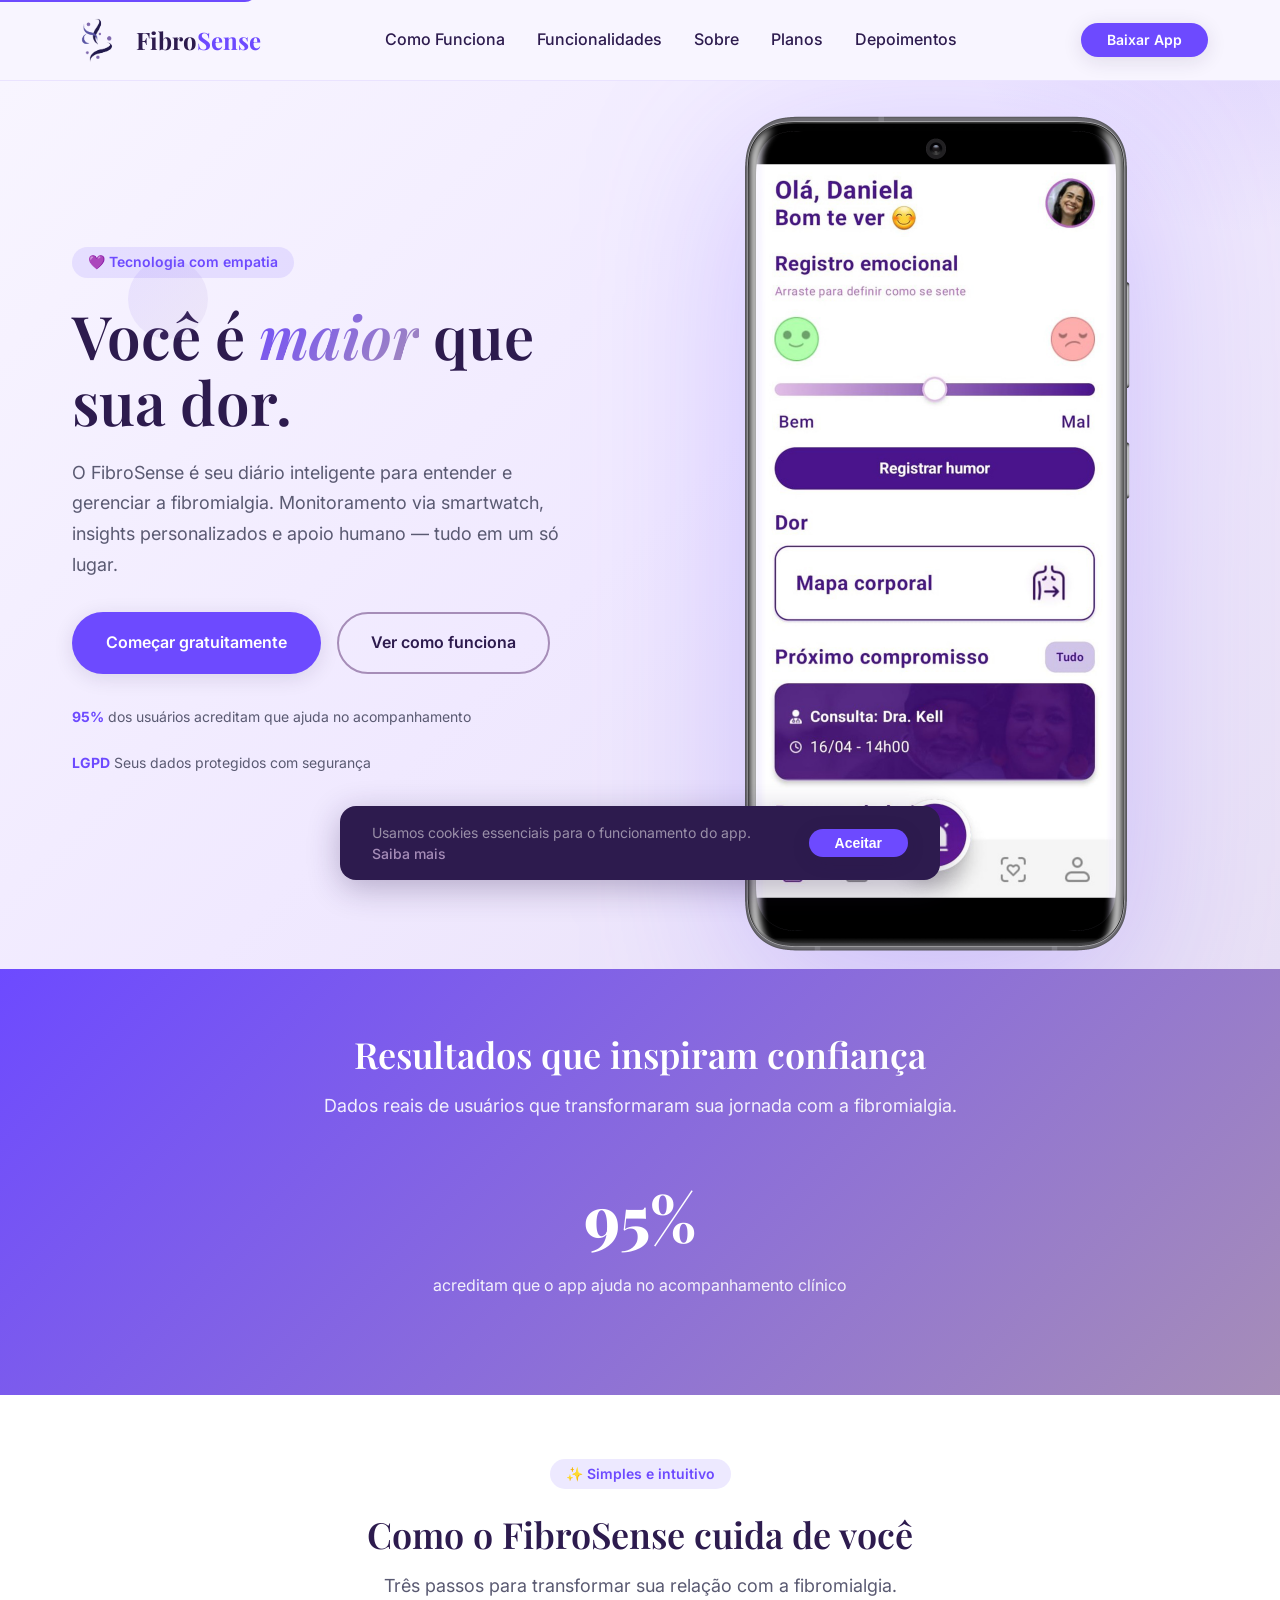
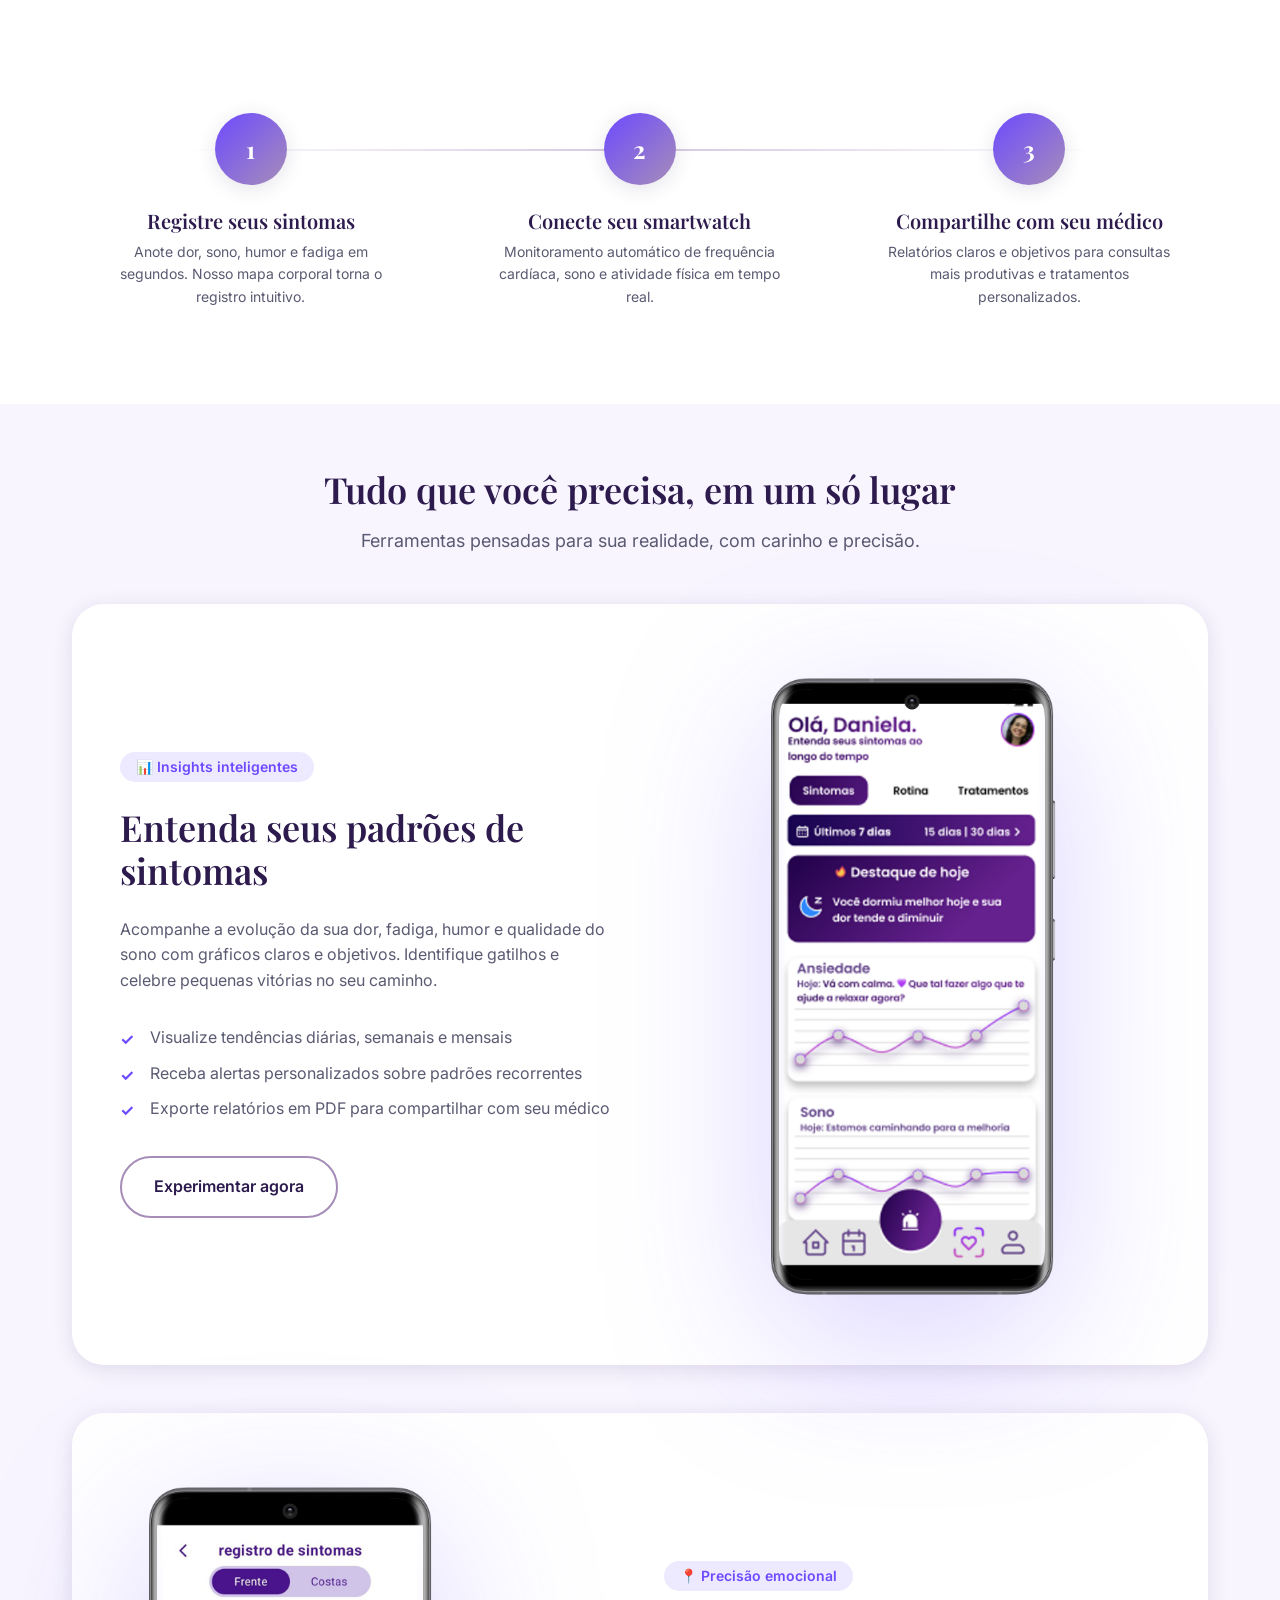
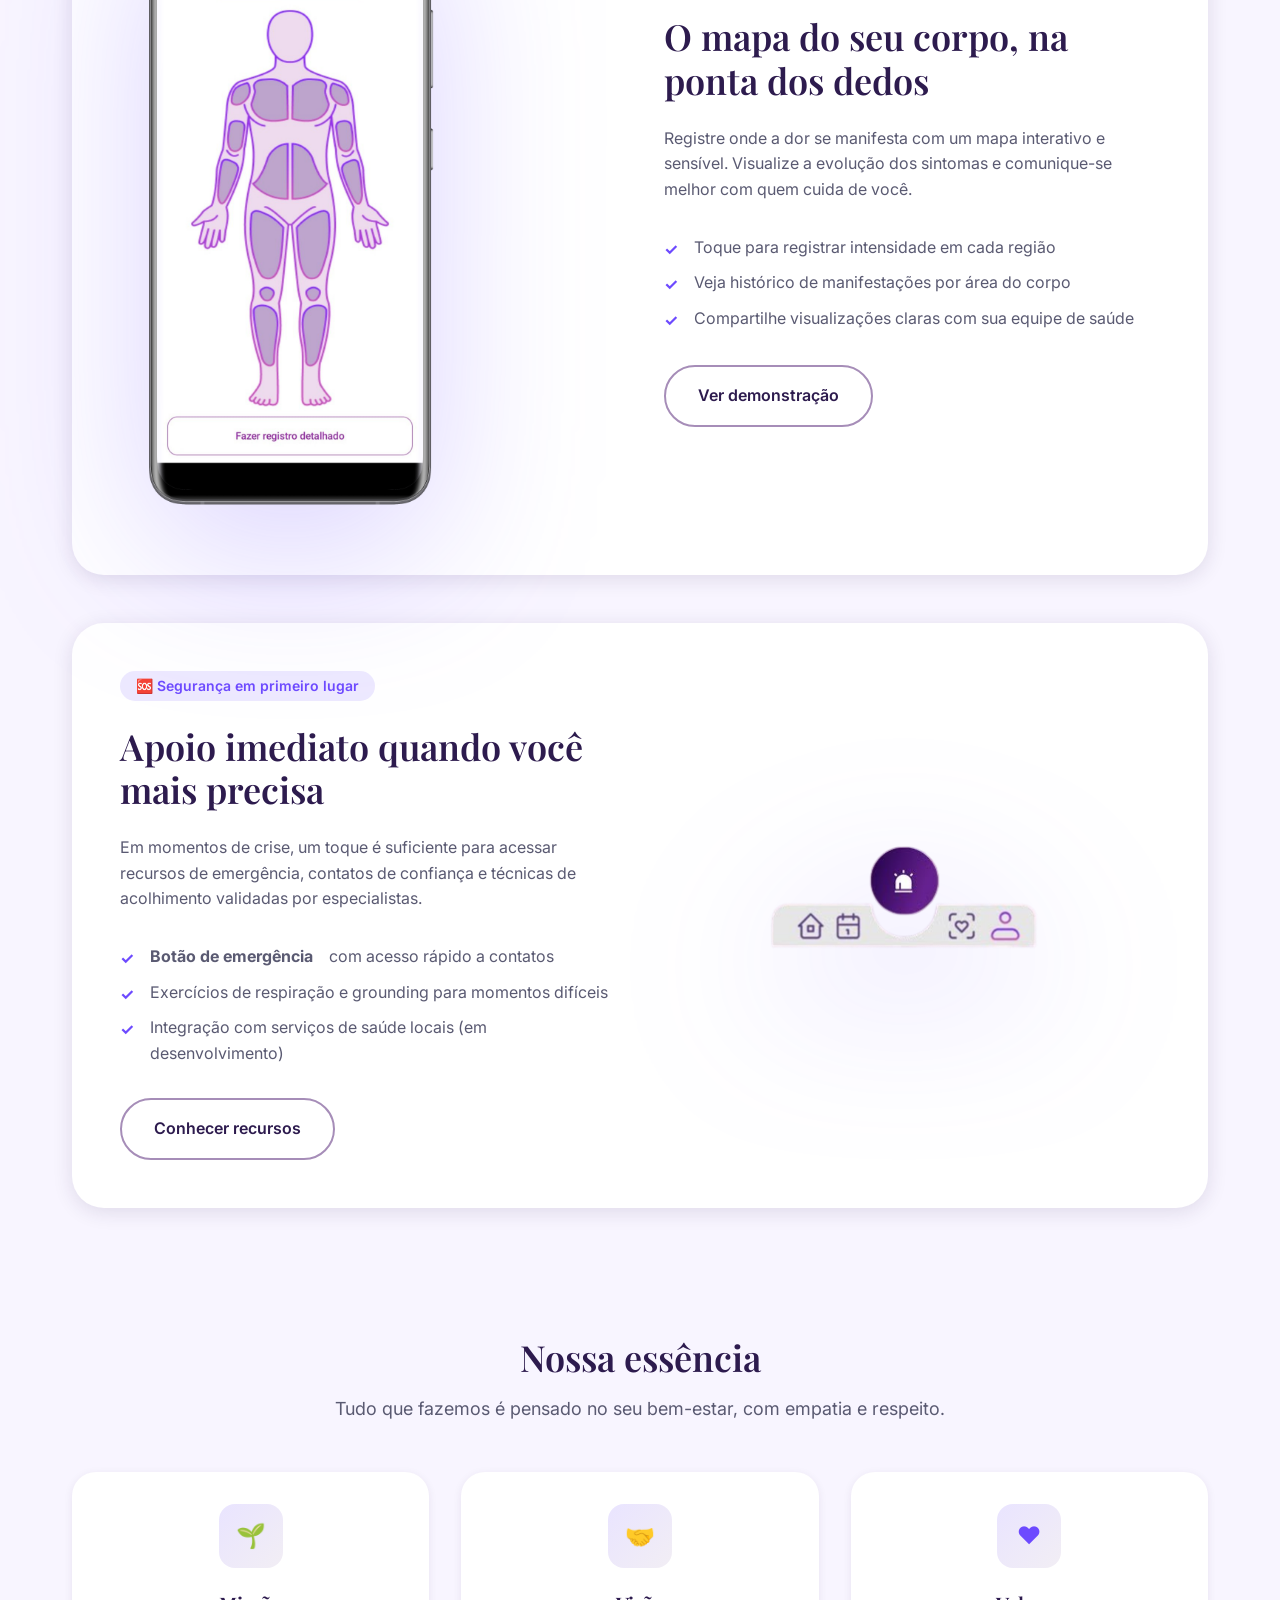
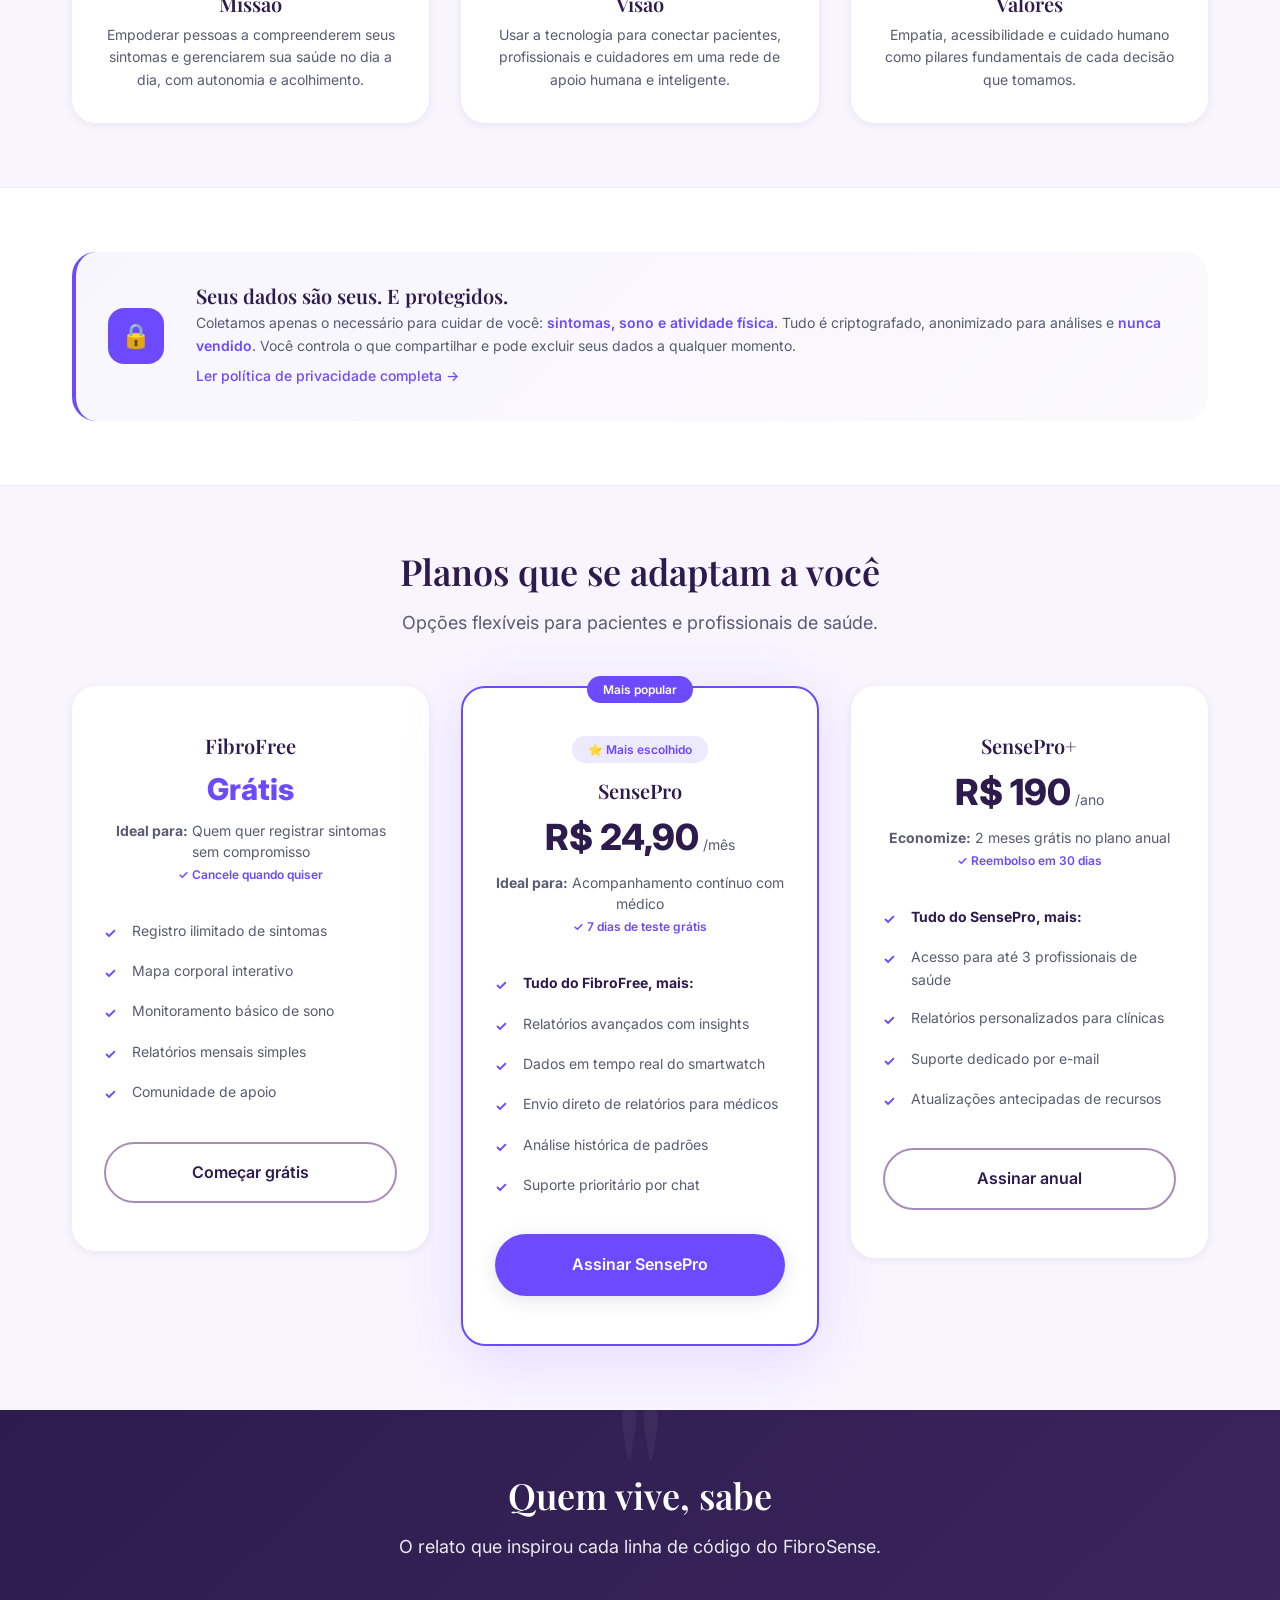
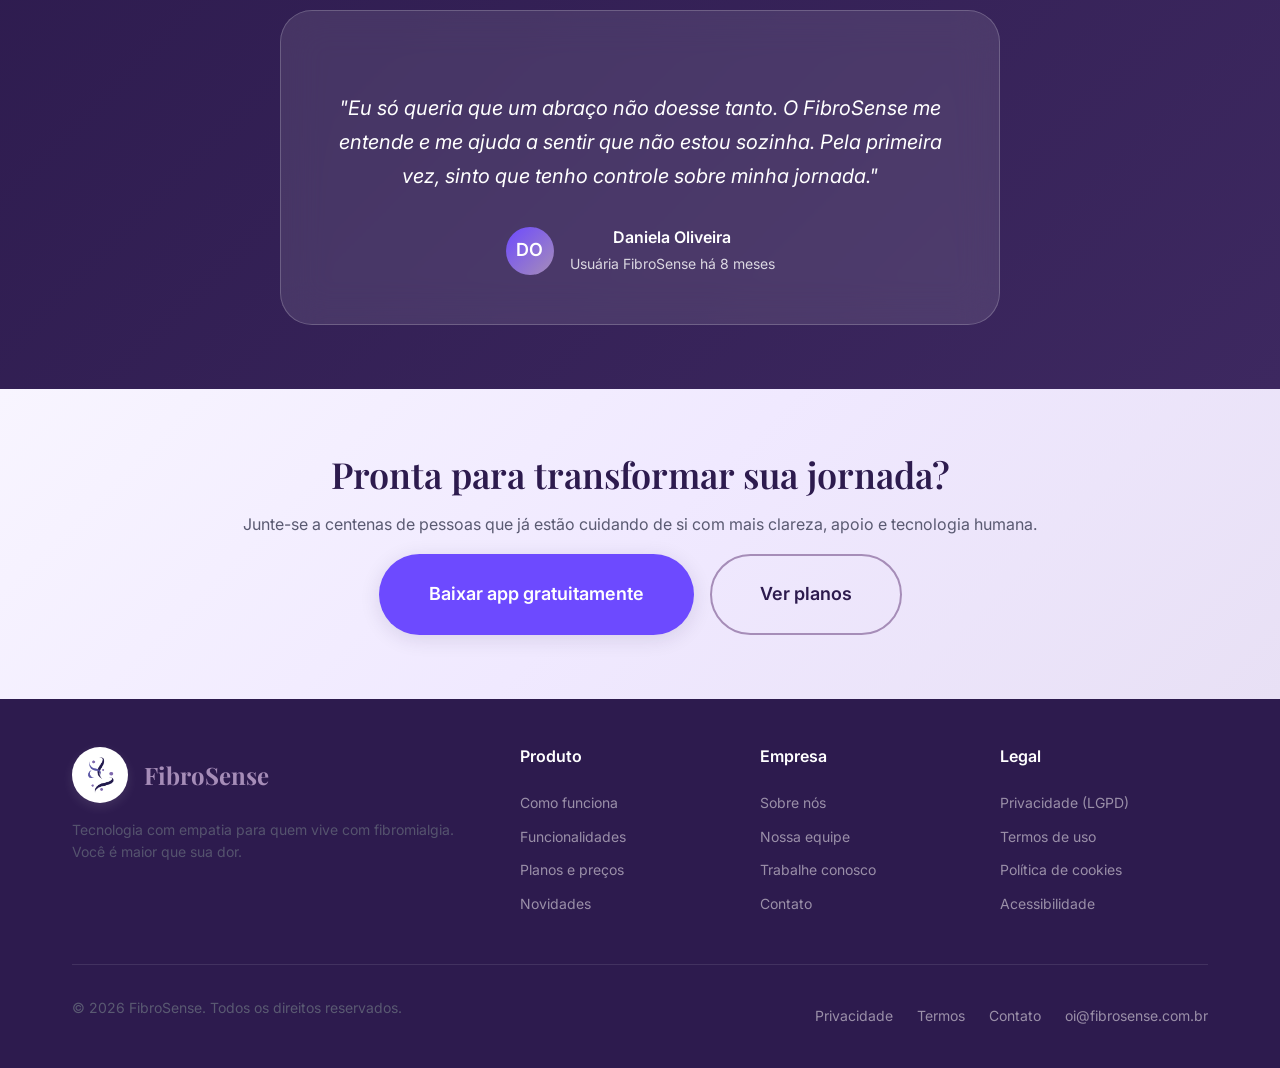
<file: index.html>
<!DOCTYPE html>
<html lang="pt-BR">
<head>
    <meta charset="UTF-8">
    <meta name="viewport" content="width=device-width, initial-scale=1.0">
    <meta name="description" content="FibroSense: seu diário inteligente para entender e gerenciar a fibromialgia com empatia e tecnologia.">
    
    <!-- Favicon -->
    <link rel="icon" type="image/png" sizes="32x32" href="assets/icons/favicon-32x32.png">
    <link rel="icon" type="image/png" sizes="16x16" href="assets/icons/favicon-16x16.png">
    <link rel="shortcut icon" href="assets/icons/favicon.ico">
    <link rel="apple-touch-icon" sizes="180x180" href="assets/icons/apple-touch-icon.png">
    <meta name="theme-color" content="#6D4AFF">
    
    <title>FibroSense | Você é maior que sua dor</title>
    
    <!-- Performance: Preconnect e DNS-prefetch -->
    <link rel="preconnect" href="https://fonts.googleapis.com">
    <link rel="preconnect" href="https://fonts.gstatic.com" crossorigin>
    <link rel="dns-prefetch" href="./assets">
    <link href="https://fonts.googleapis.com/css2?family=Inter:wght@300;400;500;600;700&family=Playfair+Display:ital,wght@0,400;0,600;1,400&display=swap" rel="stylesheet">
    
    <!-- Critical CSS inline para FCP rápido -->
    <style>
        .header,.hero,.btn,.logo{display:block}
        .btn-primary{background:#6D4AFF;color:#fff;padding:16px 32px;border-radius:9999px}
        .skip-link{position:absolute;top:-40px;left:0;background:#6D4AFF;color:#fff;padding:4px 8px;z-index:2000}
        .skip-link:focus{top:0;outline:3px solid #fff;outline-offset:-3px}
    </style>
    
    <!-- CSS Externo -->
    <link rel="stylesheet" href="css/styles.css">
</head>
<body>
    <!-- Skip Link para acessibilidade -->
    <a href="#main-content" class="skip-link">Pular para conteúdo principal</a>

    <!-- Cookie Banner (AGORA DENTRO DO BODY ✅) -->
<!-- Cookie Banner -->
<div id="cookie-banner" class="cookie-banner" hidden>
    <p>Usamos cookies essenciais para o funcionamento do app. <a href="privacidade.html#cookies">Saiba mais</a></p>
    <button class="btn btn-sm btn-primary" onclick="acceptCookies()">Aceitar</button>
</div>

    <header class="header" id="header">
        <div class="container nav-container">
            <a href="#" class="logo" aria-label="FibroSense - Página inicial">
                <img src="assets/logo_fibrosense.png" alt="FibroSense Logo" class="logo-img">
                <span class="logo-text">Fibro<span>Sense</span></span>
            </a>
            <nav>
                <ul class="nav-links" id="navLinks" role="navigation" aria-label="Menu principal">
                    <li><a href="#como-funciona">Como Funciona</a></li>
                    <li><a href="#funcionalidades">Funcionalidades</a></li>
                    <li><a href="#sobre">Sobre</a></li>
                    <li><a href="#planos">Planos</a></li>
                    <li><a href="#depoimento">Depoimentos</a></li>
                </ul>
            </nav>
            <div class="nav-actions">
                <a href="#planos" class="btn btn-primary btn-sm">Baixar App</a>
                <button class="menu-toggle" id="menuToggle" aria-label="Abrir menu" aria-expanded="false" aria-controls="navLinks">
                    <span></span><span></span><span></span>
                </button>
            </div>
        </div>
    </header>

    <main id="main-content">

        <!-- HERO -->
        <section class="hero" id="home" aria-labelledby="hero-title">
            <div class="floating-element"></div>
            <div class="floating-element"></div>
            <div class="container hero-grid">
                <div class="hero-content">
                    <span class="badge">💜 Tecnologia com empatia</span>
                    <h1 id="hero-title">Você é <span class="highlight">maior</span> que sua dor.</h1>
                    <p class="hero-lead">O FibroSense é seu diário inteligente para entender e gerenciar a fibromialgia. Monitoramento via smartwatch, insights personalizados e apoio humano — tudo em um só lugar.</p>
                    <div class="hero-cta">
                        <a href="#planos" class="btn btn-primary">Começar gratuitamente</a>
                        <a href="#como-funciona" class="btn btn-secondary">Ver como funciona</a>
                    </div>
                    <div class="hero-trust" role="status" aria-live="polite">
                        <div class="trust-badge"><strong>95%</strong><span>dos usuários acreditam que ajuda no acompanhamento</span></div>
                        <div class="trust-badge"><strong>LGPD</strong><span>Seus dados protegidos com segurança</span></div>
                    </div>
                </div>
                <div class="hero-mockup">
                    <div class="real-mockup">
                        <img src="assets/tela-home.png" alt="Tela inicial do aplicativo FibroSense" loading="lazy" decoding="async">
                    </div>
                </div>
            </div>
        </section>

        <!-- Botão de Emergência Flutuante (Mobile) -->
        <div class="emergency-cta" role="region" aria-label="Acesso rápido a emergência">
            <a href="#funcionalidades" class="btn btn-emergency" aria-label="Precisa de ajuda agora? Acesse recursos de emergência">
                <span class="pulse-icon" aria-hidden="true">🆘</span>
                Ajuda agora
            </a>
        </div>

        <!-- PROVA SOCIAL -->
        <section class="section social-proof" aria-labelledby="proof-title">
            <div class="container">
                <div class="section-header">
                    <h2 id="proof-title">Resultados que inspiram confiança</h2>
                    <p>Dados reais de usuários que transformaram sua jornada com a fibromialgia.</p>
                </div>
                <div class="proof-stats">
                    <div class="stat-item">
                        <span class="stat-number">95%</span>
                        <span class="stat-label">acreditam que o app ajuda no acompanhamento clínico</span>
                    </div>
                </div>
            </div>
        </section>

        <!-- COMO FUNCIONA -->
        <section class="section how-it-works" id="como-funciona" aria-labelledby="how-title">
            <div class="container">
                <div class="section-header">
                    <span class="badge">✨ Simples e intuitivo</span>
                    <h2 id="how-title">Como o FibroSense cuida de você</h2>
                    <p>Três passos para transformar sua relação com a fibromialgia.</p>
                </div>
                <div class="steps-grid">
                    <article class="step-card">
                        <div class="step-number">1</div>
                        <h3>Registre seus sintomas</h3>
                        <p>Anote dor, sono, humor e fadiga em segundos. Nosso mapa corporal torna o registro intuitivo.</p>
                    </article>
                    <article class="step-card">
                        <div class="step-number">2</div>
                        <h3>Conecte seu smartwatch</h3>
                        <p>Monitoramento automático de frequência cardíaca, sono e atividade física em tempo real.</p>
                    </article>
                    <article class="step-card">
                        <div class="step-number">3</div>
                        <h3>Compartilhe com seu médico</h3>
                        <p>Relatórios claros e objetivos para consultas mais produtivas e tratamentos personalizados.</p>
                    </article>
                </div>
            </div>
        </section>

        <!-- FUNCIONALIDADES -->
        <section class="section feature-section" id="funcionalidades" aria-labelledby="features-title">
            <div class="container">
                <div class="section-header">
                    <h2 id="features-title">Tudo que você precisa, em um só lugar</h2>
                    <p>Ferramentas pensadas para sua realidade, com carinho e precisão.</p>
                </div>

                <!-- Feature 1: Insights -->
                <div class="feature-grid">
                    <div class="feature-content">
                        <span class="badge">📊 Insights inteligentes</span>
                        <h2>Entenda seus padrões de sintomas</h2>
                        <p>Acompanhe a evolução da sua dor, fadiga, humor e qualidade do sono com gráficos claros e objetivos. Identifique gatilhos e celebre pequenas vitórias no seu caminho.</p>
                        <ul class="list-check feature-list">
                            <li>Visualize tendências diárias, semanais e mensais</li>
                            <li>Receba alertas personalizados sobre padrões recorrentes</li>
                            <li>Exporte relatórios em PDF para compartilhar com seu médico</li>
                        </ul>
                        <a href="#planos" class="btn btn-secondary">Experimentar agora</a>
                    </div>
                    <div class="feature-image">
                        <div class="real-mockup feature-mockup">
                            <img src="assets/tela-sintomas.png" alt="Dashboard de sintomas do FibroSense" loading="lazy" decoding="async">
                        </div>
                    </div>
                </div>

                <!-- Feature 2: Mapa corporal -->
                <div class="feature-grid reverse">
                    <div class="feature-content">
                        <span class="badge">📍 Precisão emocional</span>
                        <h2>O mapa do seu corpo, na ponta dos dedos</h2>
                        <p>Registre onde a dor se manifesta com um mapa interativo e sensível. Visualize a evolução dos sintomas e comunique-se melhor com quem cuida de você.</p>
                        <ul class="list-check feature-list">
                            <li>Toque para registrar intensidade em cada região</li>
                            <li>Veja histórico de manifestações por área do corpo</li>
                            <li>Compartilhe visualizações claras com sua equipe de saúde</li>
                        </ul>
                        <a href="#planos" class="btn btn-secondary">Ver demonstração</a>
                    </div>
                    <div class="feature-image">
                        <div class="real-mockup feature-mockup">
                            <img src="assets/tela-mapa.png" alt="Mapa corporal do FibroSense" loading="lazy" decoding="async">
                        </div>
                    </div>
                </div>

                <!-- Feature 3: Apoio com destaque para emergência -->
                <div class="feature-grid">
                    <div class="feature-content">
                        <span class="badge">🆘 Segurança em primeiro lugar</span>
                        <h2>Apoio imediato quando você mais precisa</h2>
                        <p>Em momentos de crise, um toque é suficiente para acessar recursos de emergência, contatos de confiança e técnicas de acolhimento validadas por especialistas.</p>
                        <ul class="list-check feature-list">
                            <li><strong>Botão de emergência</strong> com acesso rápido a contatos</li>
                            <li>Exercícios de respiração e grounding para momentos difíceis</li>
                            <li>Integração com serviços de saúde locais (em desenvolvimento)</li>
                        </ul>
                        <a href="#planos" class="btn btn-secondary">Conhecer recursos</a>
                    </div>
                    <div class="feature-image">
                        <div class="real-mockup feature-mockup">
                            <img src="assets/botao.png" alt="Interface de apoio emocional do FibroSense" loading="lazy" decoding="async">
                        </div>
                    </div>
                </div>

            </div>
        </section>

        <!-- SOBRE / MVV -->
        <section class="section" id="sobre" aria-labelledby="about-title">
            <div class="container">
                <div class="section-header">
                    <h2 id="about-title">Nossa essência</h2>
                    <p>Tudo que fazemos é pensado no seu bem-estar, com empatia e respeito.</p>
                </div>
                <div class="mvv-grid">
                    <article class="card mvv-card">
                        <div class="mvv-icon">🌱</div>
                        <h3>Missão</h3>
                        <p>Empoderar pessoas a compreenderem seus sintomas e gerenciarem sua saúde no dia a dia, com autonomia e acolhimento.</p>
                    </article>
                    <article class="card mvv-card">
                        <div class="mvv-icon">🤝</div>
                        <h3>Visão</h3>
                        <p>Usar a tecnologia para conectar pacientes, profissionais e cuidadores em uma rede de apoio humana e inteligente.</p>
                    </article>
                    <article class="card mvv-card">
                        <div class="mvv-icon">❤️</div>
                        <h3>Valores</h3>
                        <p>Empatia, acessibilidade e cuidado humano como pilares fundamentais de cada decisão que tomamos.</p>
                    </article>
                </div>
            </div>
        </section>

        <!-- LGPD & PRIVACIDADE -->
        <section class="section privacy-section" aria-labelledby="privacy-title">
            <div class="container">
                <div class="privacy-card">
                    <div class="privacy-icon" aria-hidden="true">🔒</div>
                    <div class="privacy-content">
                        <h3 id="privacy-title">Seus dados são seus. E protegidos.</h3>
                        <p>Coletamos apenas o necessário para cuidar de você: <strong>sintomas, sono e atividade física</strong>. Tudo é criptografado, anonimizado para análises e <strong>nunca vendido</strong>. Você controla o que compartilhar e pode excluir seus dados a qualquer momento.</p>
                        <!-- ✅ LINK CORRIGIDO: sem barra inicial, com .html -->
                        <a href="privacidade.html" class="privacy-link">Ler política de privacidade completa</a>
                    </div>
                </div>
            </div>
        </section>

        <!-- PLANOS -->
        <section class="section" id="planos" aria-labelledby="pricing-title">
            <div class="container">
                <div class="section-header">
                    <h2 id="pricing-title">Planos que se adaptam a você</h2>
                    <p>Opções flexíveis para pacientes e profissionais de saúde.</p>
                </div>
                <div class="pricing-grid">
                    <article class="card plan-card">
                        <h3 class="plan-name">FibroFree</h3>
                        <div class="plan-price"><span class="amount free">Grátis</span></div>
                        <p class="plan-description">
                            <strong>Ideal para:</strong> Quem quer registrar sintomas sem compromisso
                            <span class="plan-guarantee">✓ Cancele quando quiser</span>
                        </p>
                        <ul class="list-check plan-features">
                            <li>Registro ilimitado de sintomas</li>
                            <li>Mapa corporal interativo</li>
                            <li>Monitoramento básico de sono</li>
                            <li>Relatórios mensais simples</li>
                            <li>Comunidade de apoio</li>
                        </ul>
                        <div class="plan-cta"><a href="#" class="btn btn-secondary btn-full">Começar grátis</a></div>
                    </article>
                    <article class="card plan-card card-featured">
                        <span class="comparison-badge">⭐ Mais escolhido</span>
                        <h3 class="plan-name">SensePro</h3>
                        <div class="plan-price"><span class="amount">R$ 24,90</span><span class="period">/mês</span></div>
                        <p class="plan-description">
                            <strong>Ideal para:</strong> Acompanhamento contínuo com médico
                            <span class="plan-guarantee">✓ 7 dias de teste grátis</span>
                        </p>
                        <ul class="list-check plan-features">
                            <li><strong>Tudo do FibroFree, mais:</strong></li>
                            <li>Relatórios avançados com insights</li>
                            <li>Dados em tempo real do smartwatch</li>
                            <li>Envio direto de relatórios para médicos</li>
                            <li>Análise histórica de padrões</li>
                            <li>Suporte prioritário por chat</li>
                        </ul>
                        <div class="plan-cta"><a href="#" class="btn btn-primary btn-full">Assinar SensePro</a></div>
                    </article>
                    <article class="card plan-card">
                        <h3 class="plan-name">SensePro+</h3>
                        <div class="plan-price"><span class="amount">R$ 190</span><span class="period">/ano</span></div>
                        <p class="plan-description">
                            <strong>Economize:</strong> 2 meses grátis no plano anual
                            <span class="plan-guarantee">✓ Reembolso em 30 dias</span>
                        </p>
                        <ul class="list-check plan-features">
                            <li><strong>Tudo do SensePro, mais:</strong></li>
                            <li>Acesso para até 3 profissionais de saúde</li>
                            <li>Relatórios personalizados para clínicas</li>
                            <li>Suporte dedicado por e-mail</li>
                            <li>Atualizações antecipadas de recursos</li>
                        </ul>
                        <div class="plan-cta"><a href="#" class="btn btn-secondary btn-full">Assinar anual</a></div>
                    </article>
                </div>
            </div>
        </section>

        <!-- DEPOIMENTO -->
        <section class="section testimonial-section" id="depoimento" aria-labelledby="testimonial-title">
            <div class="container">
                <div class="section-header">
                    <h2 id="testimonial-title">Quem vive, sabe</h2>
                    <p>O relato que inspirou cada linha de código do FibroSense.</p>
                </div>
                <blockquote class="testimonial-card">
                    <p class="testimonial-quote">"Eu só queria que um abraço não doesse tanto. O FibroSense me entende e me ajuda a sentir que não estou sozinha. Pela primeira vez, sinto que tenho controle sobre minha jornada."</p>
                    <footer class="testimonial-author">
                        <div class="author-avatar" aria-hidden="true">DO</div>
                        <div class="author-info">
                            <strong>Daniela Oliveira</strong>
                            <span>Usuária FibroSense há 8 meses</span>
                        </div>
                    </footer>
                </blockquote>
            </div>
        </section>

        <!-- CTA FINAL -->
        <section class="cta-final" aria-labelledby="cta-title">
            <div class="container">
                <h2 id="cta-title">Pronta para transformar sua jornada?</h2>
                <p>Junte-se a centenas de pessoas que já estão cuidando de si com mais clareza, apoio e tecnologia humana.</p>
                <div class="cta-buttons">
                    <a href="#" class="btn btn-primary btn-lg">Baixar app gratuitamente</a>
                    <a href="#planos" class="btn btn-secondary btn-lg">Ver planos</a>
                </div>
            </div>
        </section>

    </main>

    <!-- FOOTER -->
    <footer class="footer" role="contentinfo">
        <div class="container">
            <div class="footer-grid">
                <div class="footer-brand">
                    <a href="#" class="logo footer-logo" aria-label="FibroSense - Página inicial">
                        <img src="assets/logo_fibrosense.png" alt="FibroSense Logo" class="logo-img footer-logo-img">
                        <span class="logo-text">Fibro<span>Sense</span></span>
                    </a>
                    <p>Tecnologia com empatia para quem vive com fibromialgia. Você é maior que sua dor.</p>
                </div>
                <div class="footer-column">
                    <h4>Produto</h4>
                    <ul>
                        <li><a href="#como-funciona">Como funciona</a></li>
                        <li><a href="#funcionalidades">Funcionalidades</a></li>
                        <li><a href="#planos">Planos e preços</a></li>
                        <li><a href="atualizacoes.html">Novidades</a></li>
                    </ul>
                </div>
                <div class="footer-column">
                    <h4>Empresa</h4>
                    <ul>
                        <li><a href="#sobre">Sobre nós</a></li>
                        <li><a href="equipe.html">Nossa equipe</a></li>
                        <li><a href="carreiras.html">Trabalhe conosco</a></li>
                        <li><a href="#contato">Contato</a></li>
                    </ul>
                </div>
                <div class="footer-column">
                    <h4>Legal</h4>
                    <ul>
                        <!-- ✅ LINKS CORRIGIDOS: sem barra inicial, com .html -->
                        <li><a href="privacidade.html" aria-label="Política de Privacidade - LGPD">Privacidade (LGPD)</a></li>
                        <li><a href="termos.html">Termos de uso</a></li>
                        <li><a href="privacidade.html#cookies">Política de cookies</a></li>
                        <li><a href="acessibilidade.html">Acessibilidade</a></li>
                    </ul>
                </div>
            </div>
            <div class="footer-bottom">
                <p>&copy; 2026 FibroSense. Todos os direitos reservados.</p>
                <nav class="footer-legal" aria-label="Links legais">
                    <!-- ✅ LINKS CORRIGIDOS -->
                    <a href="privacidade.html">Privacidade</a>
                    <a href="termos.html">Termos</a>
                    <a href="#contato">Contato</a>
                    <a href="mailto:oi@fibrosense.com.br">oi@fibrosense.com.br</a>
                </nav>
            </div>
        </div>
    </footer>

    <!-- JavaScript Externo -->
    <script src="js/main.js" defer></script>
</body>
</html>
</file>
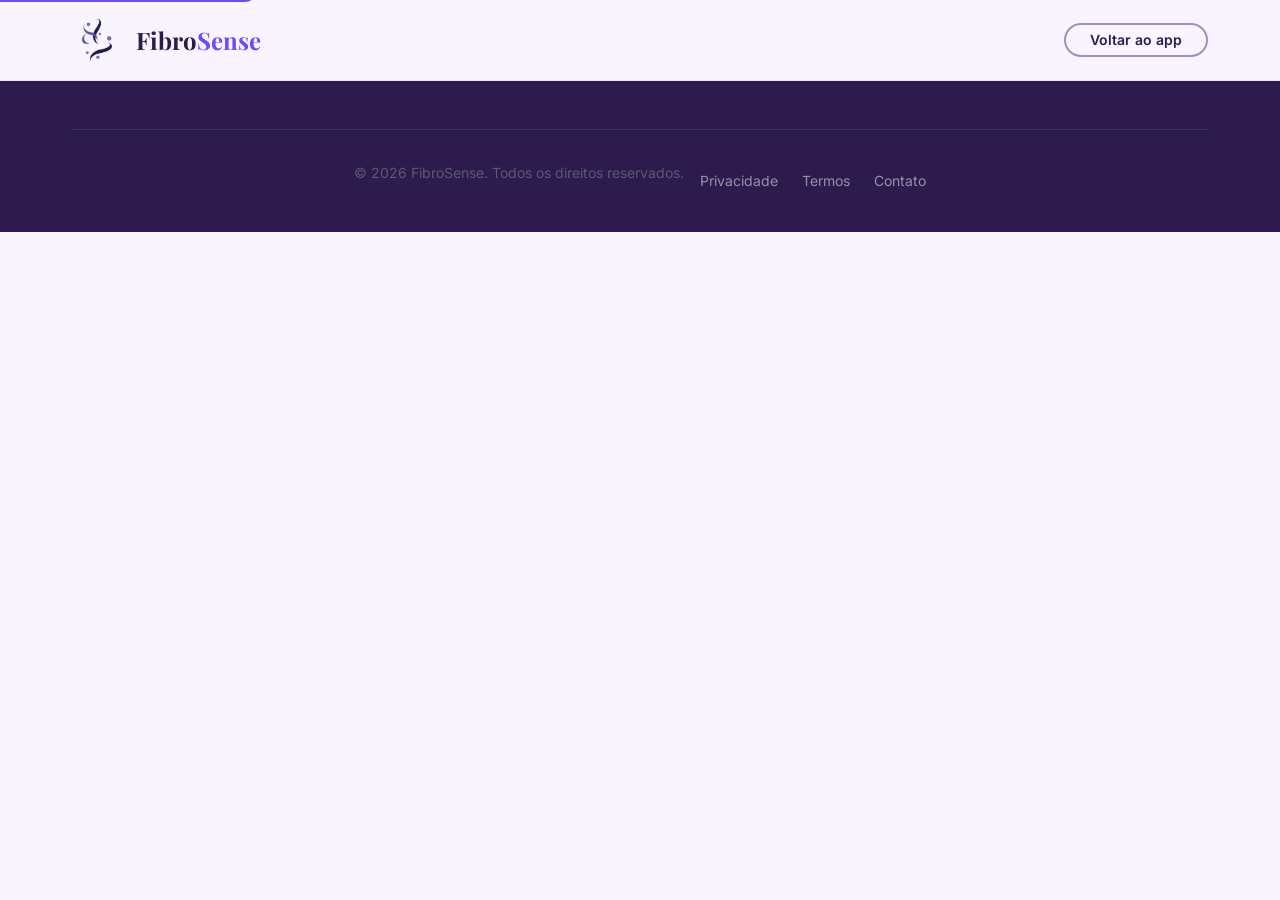
<file: acessibilidade.html>
<!DOCTYPE html>
<html lang="pt-BR">
<head>
    <meta charset="UTF-8">
    <meta name="viewport" content="width=device-width, initial-scale=1.0">
    <meta name="description" content="[DESCRIÇÃO DA PÁGINA]">
    <link rel="icon" type="image/png" sizes="16x16" href="./assets/icons/favicon-16x16.png">
    <title>[TÍTULO] | FibroSense</title>
    
    <!-- Fonts e Critical CSS (manter igual) -->
    <link rel="preconnect" href="https://fonts.googleapis.com">
    <link rel="preconnect" href="https://fonts.gstatic.com" crossorigin>
    <link href="https://fonts.googleapis.com/css2?family=Inter:wght@300;400;500;600;700&family=Playfair+Display:ital,wght@0,400;0,600;1,400&display=swap" rel="stylesheet">
    
    <style>
        .header,.btn,.logo{display:block}
        .btn-primary{background:#6D4AFF;color:#fff;padding:16px 32px;border-radius:9999px}
        .skip-link{position:absolute;top:-40px;left:0;background:#6D4AFF;color:#fff;padding:4px 8px;z-index:2000}
        .skip-link:focus{top:0;outline:3px solid #fff;outline-offset:-3px}
    </style>
    
    <!-- CSS compartilhado -->
    <link rel="stylesheet" href="css/styles.css">
    
    <!-- CSS específico da página (se necessário) -->
    <style>
        /* Estilos exclusivos desta página */
    </style>
</head>
<body>
    <a href="#main-content" class="skip-link">Pular para conteúdo principal</a>

    <!-- Header consistente -->
    <header class="header" id="header">
        <div class="container nav-container">
            <a href="index.html" class="logo" aria-label="FibroSense - Página inicial">
                <img src="./assets/logo_fibrosense.png" alt="FibroSense Logo" class="logo-img">
                <span class="logo-text">Fibro<span>Sense</span></span>
            </a>
            <nav>
                <a href="index.html" class="btn btn-secondary btn-sm">Voltar ao app</a>
            </nav>
        </div>
    </header>

    <main id="main-content" class="legal-page">
        <article class="container">
            <!-- Conteúdo da página aqui -->
        </article>
    </main>

    <!-- Footer consistente -->
    <footer class="footer" role="contentinfo">
        <div class="container">
            <div class="footer-bottom" style="justify-content: center; border-top: 1px solid rgba(255,255,255,0.1); padding-top: var(--space-lg);">
                <p>&copy; 2026 FibroSense. Todos os direitos reservados.</p>
                <nav class="footer-legal" aria-label="Links legais">
                    <a href="privacidade.html">Privacidade</a>
                    <a href="termos.html">Termos</a>
                    <a href="index.html#contato">Contato</a>
                </nav>
            </div>
        </div>
    </footer>

    <script src="js/main.js" defer></script>
</body>
</html>
</file>
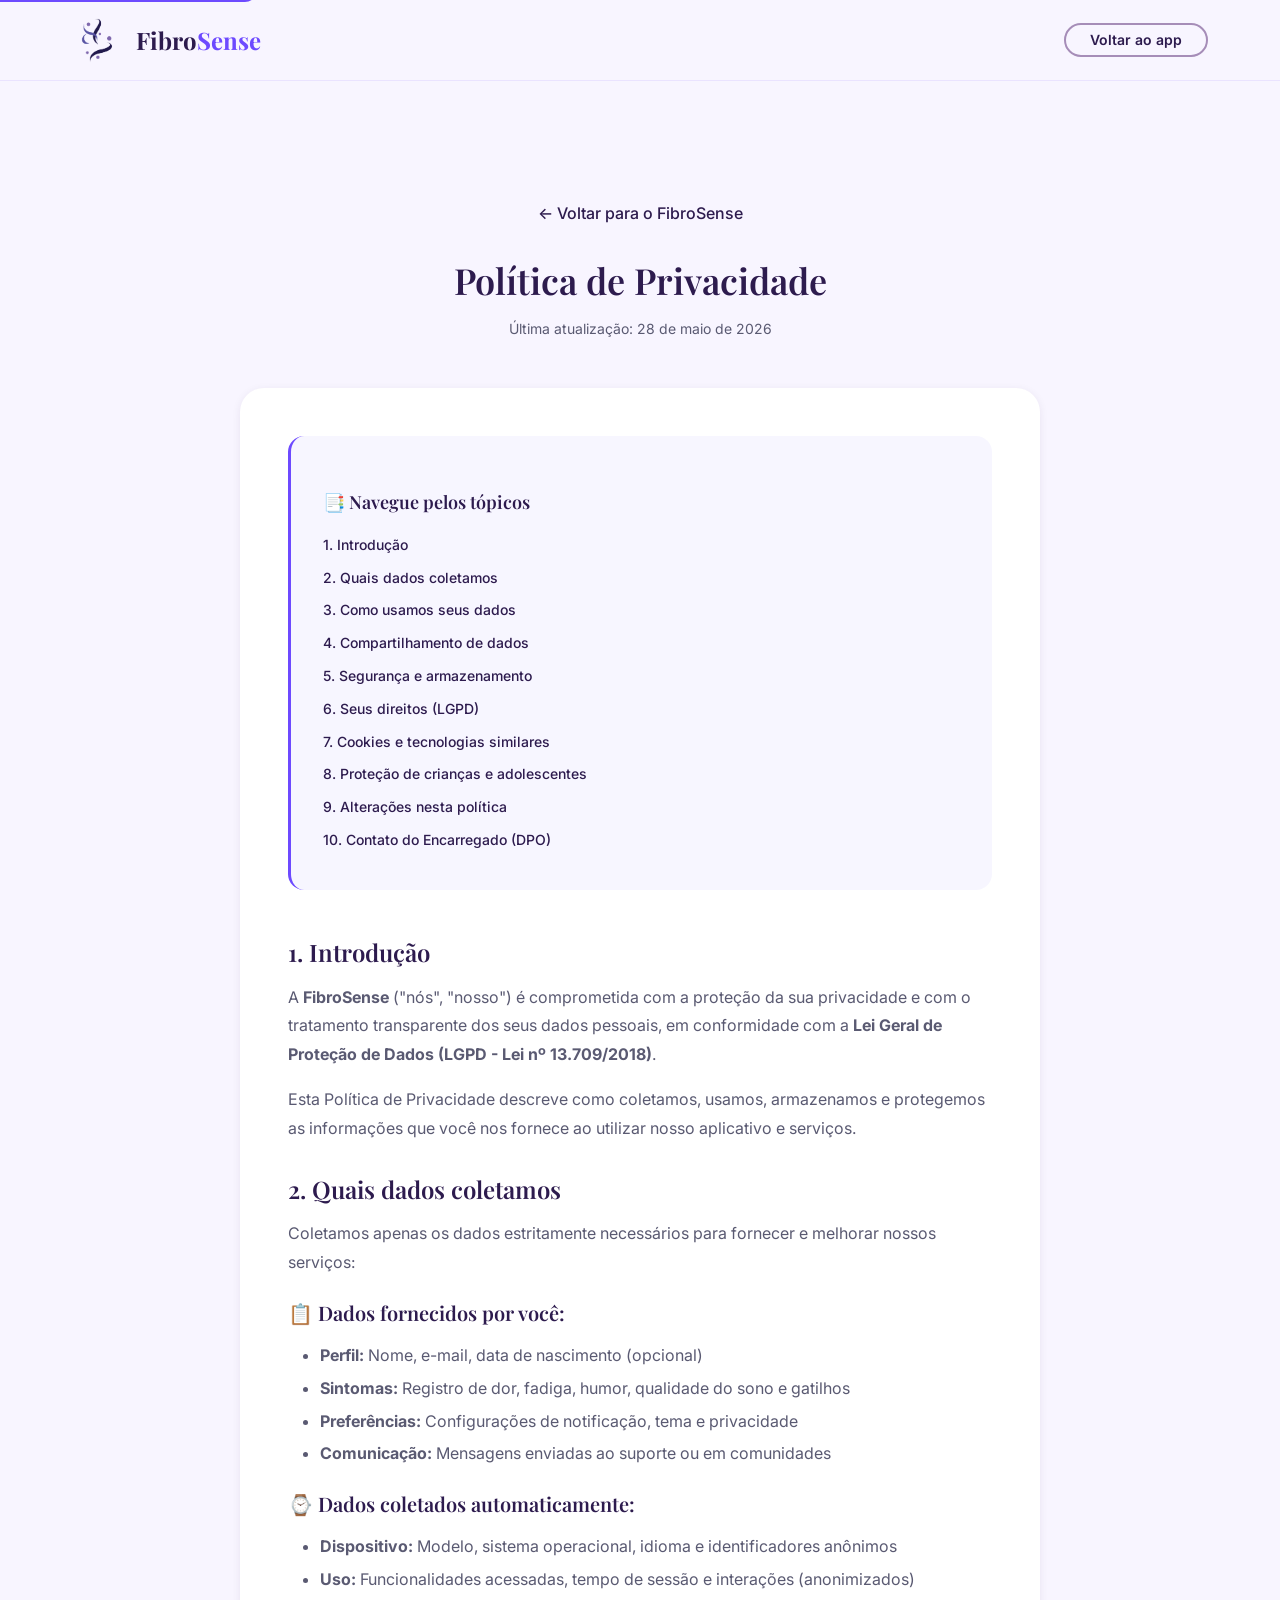
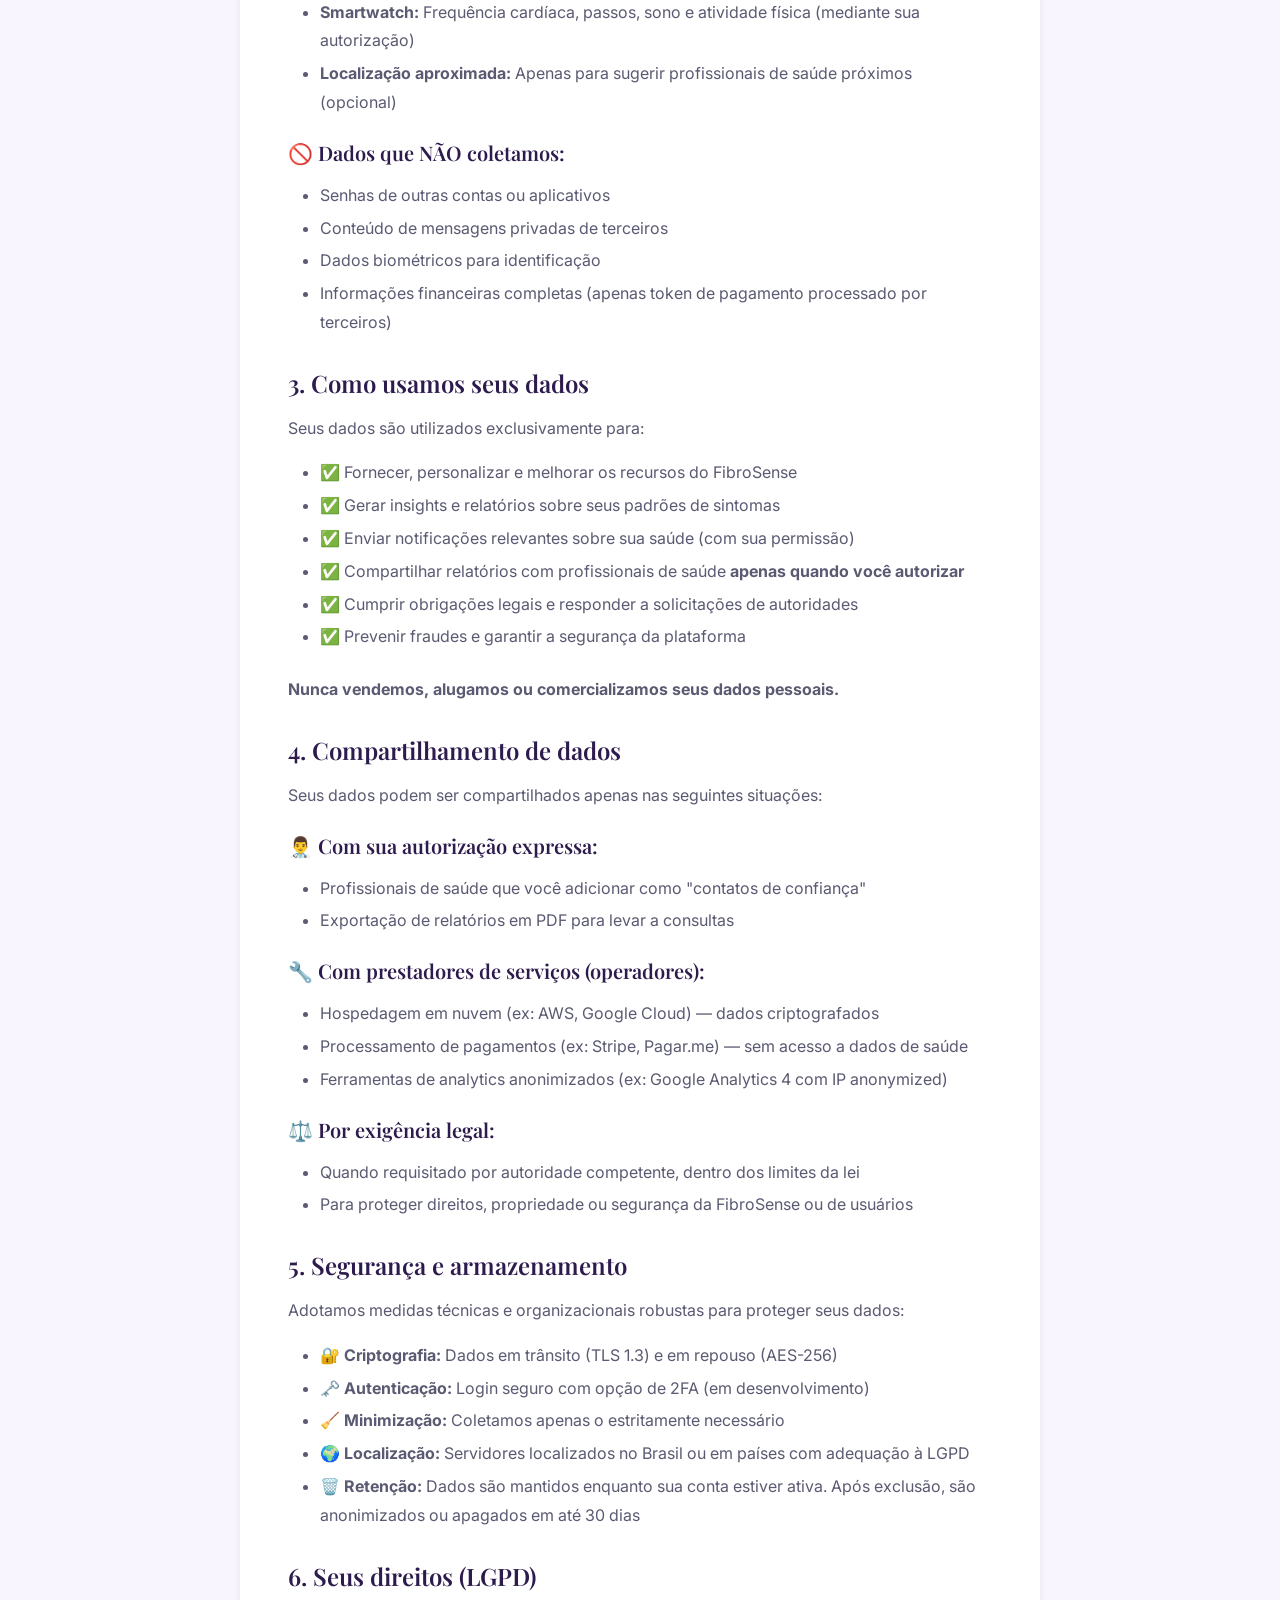
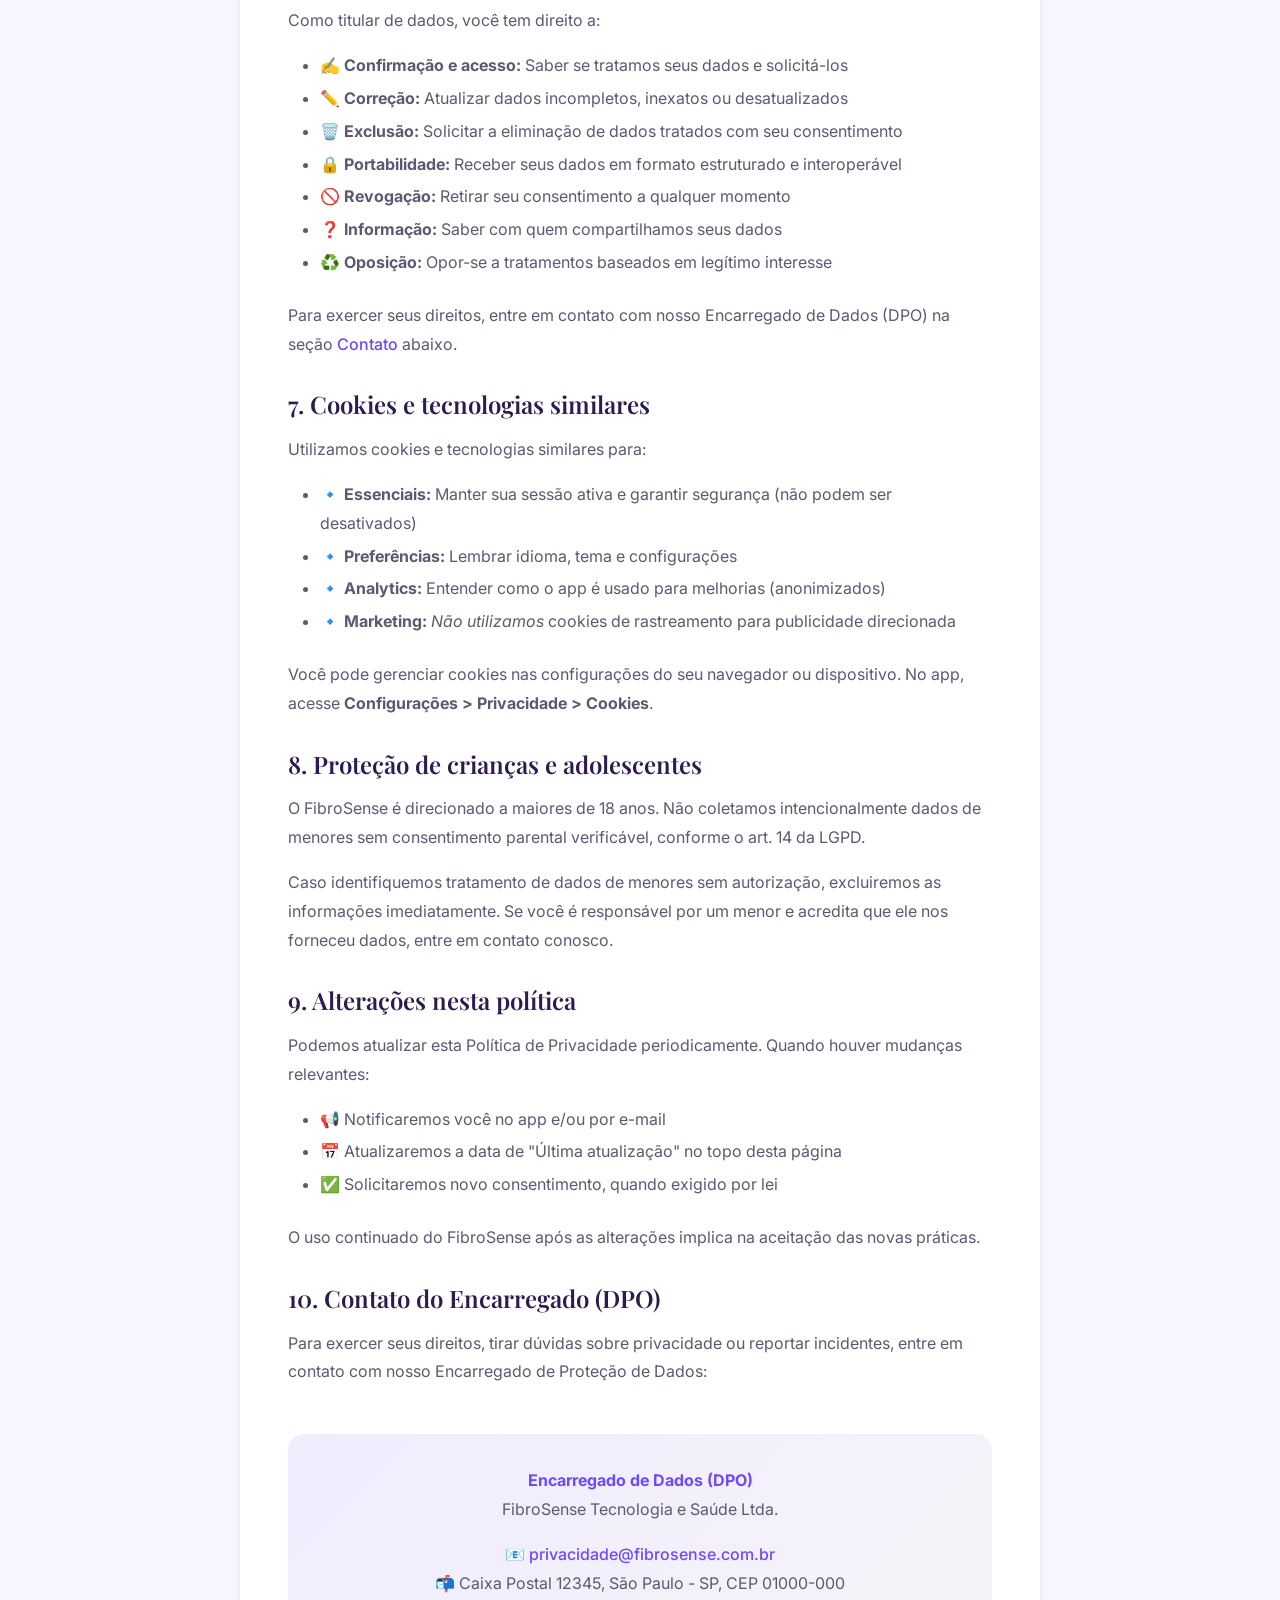
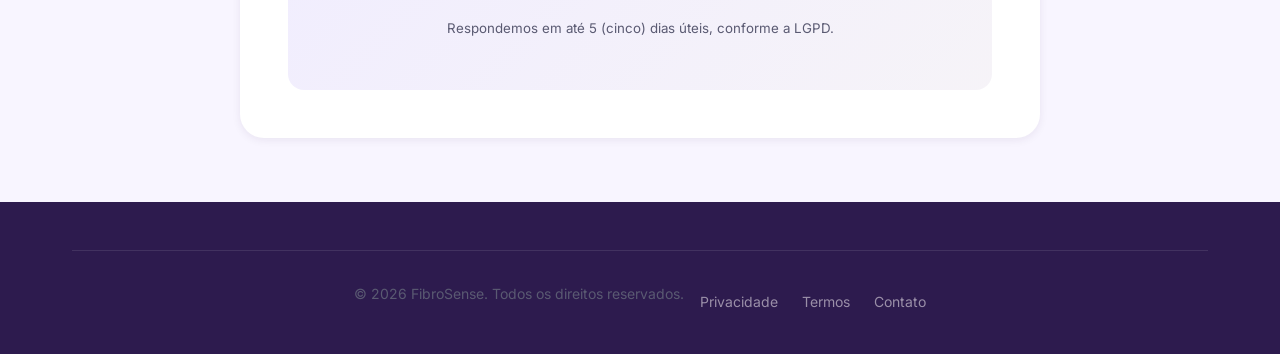
<file: privacidade.html>
<!DOCTYPE html>
<html lang="pt-BR">
<head>
    <meta charset="UTF-8">
    <meta name="viewport" content="width=device-width, initial-scale=1.0">
    <meta name="description" content="Política de Privacidade do FibroSense - Conformidade com a LGPD e proteção dos seus dados.">
    <link rel="icon" type="image/png" sizes="16x16" href="./assets/icons/favicon-16x16.png">
    <title>Privacidade | FibroSense</title>
    
    <!-- Performance: Preconnect e DNS-prefetch -->
    <link rel="preconnect" href="https://fonts.googleapis.com">
    <link rel="preconnect" href="https://fonts.gstatic.com" crossorigin>
    <link rel="dns-prefetch" href="./assets">
    <link href="https://fonts.googleapis.com/css2?family=Inter:wght@300;400;500;600;700&family=Playfair+Display:ital,wght@0,400;0,600;1,400&display=swap" rel="stylesheet">
    
    <!-- Critical CSS inline para FCP rápido -->
    <style>
        .header,.btn,.logo{display:block}
        .btn-primary{background:#6D4AFF;color:#fff;padding:16px 32px;border-radius:9999px}
        .skip-link{position:absolute;top:-40px;left:0;background:#6D4AFF;color:#fff;padding:4px 8px;z-index:2000}
        .skip-link:focus{top:0;outline:3px solid #fff;outline-offset:-3px}
    </style>
    
    <!-- CSS Externo -->
    <link rel="stylesheet" href="css/styles.css">
    
    <!-- CSS Específico para páginas de conteúdo -->
    <style>
        .legal-page { padding-top: 120px; padding-bottom: var(--space-xxl); background: var(--bg-main); }
        .legal-header { text-align: center; max-width: 800px; margin: 0 auto var(--space-xl); }
        .legal-header h1 { font-size: var(--text-4xl); margin-bottom: var(--space-sm); }
        .legal-header .last-update { color: var(--text-secondary); font-size: var(--text-sm); }
        .legal-content { 
            max-width: 800px; 
            margin: 0 auto; 
            background: var(--bg-surface); 
            padding: var(--space-xl); 
            border-radius: var(--radius-lg); 
            box-shadow: var(--shadow-sm);
            line-height: 1.8;
        }
        .legal-content h2 { font-size: var(--text-2xl); margin: var(--space-lg) 0 var(--space-sm); color: var(--text-primary); }
        .legal-content h3 { font-size: var(--text-xl); margin: var(--space-md) 0 var(--space-xs); color: var(--text-primary); }
        .legal-content p { margin-bottom: var(--space-sm); color: var(--text-secondary); }
        .legal-content ul { margin: var(--space-sm) 0 var(--space-md) var(--space-lg); color: var(--text-secondary); }
        .legal-content li { margin-bottom: var(--space-xxs); }
        .legal-content a { color: var(--color-primary); font-weight: 500; }
        .legal-content a:hover { text-decoration: underline; }
        .toc { 
            background: rgba(109, 74, 255, 0.05); 
            padding: var(--space-lg); 
            border-radius: var(--radius-md); 
            margin-bottom: var(--space-xl);
            border-left: 3px solid var(--color-primary);
        }
        .toc h3 { font-size: var(--text-lg); margin-bottom: var(--space-sm); }
        .toc ul { list-style: none; margin: 0; padding: 0; }
        .toc li { margin-bottom: var(--space-xxs); }
        .toc a { color: var(--text-primary); font-size: var(--text-sm); text-decoration: none; }
        .toc a:hover { color: var(--color-primary); }
        .contact-box {
            background: linear-gradient(135deg, rgba(109,74,255,0.1), rgba(166,141,184,0.1));
            padding: var(--space-lg);
            border-radius: var(--radius-md);
            margin-top: var(--space-xl);
            text-align: center;
        }
        .contact-box p { margin: 0 0 var(--space-sm); }
        .contact-box strong { color: var(--color-primary); }
        .back-link { 
            display: inline-flex; 
            align-items: center; 
            gap: var(--space-xxs); 
            margin-bottom: var(--space-lg); 
            color: var(--text-primary); 
            font-weight: 500; 
            text-decoration: none;
        }
        .back-link:hover { color: var(--color-primary); }
        .back-link::before { content: '←'; }
        
        @media (max-width: 768px) {
            .legal-page { padding-top: 100px; }
            .legal-content { padding: var(--space-lg); margin: 0 var(--space-md); }
            .legal-header h1 { font-size: var(--text-3xl); }
        }
    </style>
</head>
<body>
    <!-- Skip Link para acessibilidade -->
    <a href="#main-content" class="skip-link">Pular para conteúdo principal</a>

    <!-- Header Simplificado para páginas legais -->
    <header class="header" id="header">
        <div class="container nav-container">
            <a href="index.html" class="logo" aria-label="FibroSense - Página inicial">
                <img src="./assets/logo_fibrosense.png" alt="FibroSense Logo" class="logo-img">
                <span class="logo-text">Fibro<span>Sense</span></span>
            </a>
            <nav>
                <a href="index.html" class="btn btn-secondary btn-sm">Voltar ao app</a>
            </nav>
        </div>
    </header>

    <main id="main-content" class="legal-page">
        <article class="container">
            <header class="legal-header">
                <a href="index.html" class="back-link">Voltar para o FibroSense</a>
                <h1>Política de Privacidade</h1>
                <p class="last-update">Última atualização: 28 de maio de 2026</p>
            </header>

            <div class="legal-content">
                <!-- Índice -->
                <nav class="toc" aria-label="Índice da política de privacidade">
                    <h3>📑 Navegue pelos tópicos</h3>
                    <ul>
                        <li><a href="#intro">1. Introdução</a></li>
                        <li><a href="#dados">2. Quais dados coletamos</a></li>
                        <li><a href="#uso">3. Como usamos seus dados</a></li>
                        <li><a href="#compartilhamento">4. Compartilhamento de dados</a></li>
                        <li><a href="#seguranca">5. Segurança e armazenamento</a></li>
                        <li><a href="#direitos">6. Seus direitos (LGPD)</a></li>
                        <li><a href="#cookies">7. Cookies e tecnologias similares</a></li>
                        <li><a href="#criancas">8. Proteção de crianças e adolescentes</a></li>
                        <li><a href="#alteracoes">9. Alterações nesta política</a></li>
                        <li><a href="#contato">10. Contato do Encarregado (DPO)</a></li>
                    </ul>
                </nav>

                <!-- Conteúdo -->
                <section id="intro">
                    <h2>1. Introdução</h2>
                    <p>A <strong>FibroSense</strong> ("nós", "nosso") é comprometida com a proteção da sua privacidade e com o tratamento transparente dos seus dados pessoais, em conformidade com a <strong>Lei Geral de Proteção de Dados (LGPD - Lei nº 13.709/2018)</strong>.</p>
                    <p>Esta Política de Privacidade descreve como coletamos, usamos, armazenamos e protegemos as informações que você nos fornece ao utilizar nosso aplicativo e serviços.</p>
                </section>

                <section id="dados">
                    <h2>2. Quais dados coletamos</h2>
                    <p>Coletamos apenas os dados estritamente necessários para fornecer e melhorar nossos serviços:</p>
                    
                    <h3>📋 Dados fornecidos por você:</h3>
                    <ul>
                        <li><strong>Perfil:</strong> Nome, e-mail, data de nascimento (opcional)</li>
                        <li><strong>Sintomas:</strong> Registro de dor, fadiga, humor, qualidade do sono e gatilhos</li>
                        <li><strong>Preferências:</strong> Configurações de notificação, tema e privacidade</li>
                        <li><strong>Comunicação:</strong> Mensagens enviadas ao suporte ou em comunidades</li>
                    </ul>

                    <h3>⌚ Dados coletados automaticamente:</h3>
                    <ul>
                        <li><strong>Dispositivo:</strong> Modelo, sistema operacional, idioma e identificadores anônimos</li>
                        <li><strong>Uso:</strong> Funcionalidades acessadas, tempo de sessão e interações (anonimizados)</li>
                        <li><strong>Smartwatch:</strong> Frequência cardíaca, passos, sono e atividade física (mediante sua autorização)</li>
                        <li><strong>Localização aproximada:</strong> Apenas para sugerir profissionais de saúde próximos (opcional)</li>
                    </ul>

                    <h3>🚫 Dados que NÃO coletamos:</h3>
                    <ul>
                        <li>Senhas de outras contas ou aplicativos</li>
                        <li>Conteúdo de mensagens privadas de terceiros</li>
                        <li>Dados biométricos para identificação</li>
                        <li>Informações financeiras completas (apenas token de pagamento processado por terceiros)</li>
                    </ul>
                </section>

                <section id="uso">
                    <h2>3. Como usamos seus dados</h2>
                    <p>Seus dados são utilizados exclusivamente para:</p>
                    <ul>
                        <li>✅ Fornecer, personalizar e melhorar os recursos do FibroSense</li>
                        <li>✅ Gerar insights e relatórios sobre seus padrões de sintomas</li>
                        <li>✅ Enviar notificações relevantes sobre sua saúde (com sua permissão)</li>
                        <li>✅ Compartilhar relatórios com profissionais de saúde <strong>apenas quando você autorizar</strong></li>
                        <li>✅ Cumprir obrigações legais e responder a solicitações de autoridades</li>
                        <li>✅ Prevenir fraudes e garantir a segurança da plataforma</li>
                    </ul>
                    <p><strong>Nunca vendemos, alugamos ou comercializamos seus dados pessoais.</strong></p>
                </section>

                <section id="compartilhamento">
                    <h2>4. Compartilhamento de dados</h2>
                    <p>Seus dados podem ser compartilhados apenas nas seguintes situações:</p>
                    
                    <h3>👨‍⚕️ Com sua autorização expressa:</h3>
                    <ul>
                        <li>Profissionais de saúde que você adicionar como "contatos de confiança"</li>
                        <li>Exportação de relatórios em PDF para levar a consultas</li>
                    </ul>

                    <h3>🔧 Com prestadores de serviços (operadores):</h3>
                    <ul>
                        <li>Hospedagem em nuvem (ex: AWS, Google Cloud) — dados criptografados</li>
                        <li>Processamento de pagamentos (ex: Stripe, Pagar.me) — sem acesso a dados de saúde</li>
                        <li>Ferramentas de analytics anonimizados (ex: Google Analytics 4 com IP anonymized)</li>
                    </ul>

                    <h3>⚖️ Por exigência legal:</h3>
                    <ul>
                        <li>Quando requisitado por autoridade competente, dentro dos limites da lei</li>
                        <li>Para proteger direitos, propriedade ou segurança da FibroSense ou de usuários</li>
                    </ul>
                </section>

                <section id="seguranca">
                    <h2>5. Segurança e armazenamento</h2>
                    <p>Adotamos medidas técnicas e organizacionais robustas para proteger seus dados:</p>
                    <ul>
                        <li>🔐 <strong>Criptografia:</strong> Dados em trânsito (TLS 1.3) e em repouso (AES-256)</li>
                        <li>🗝️ <strong>Autenticação:</strong> Login seguro com opção de 2FA (em desenvolvimento)</li>
                        <li>🧹 <strong>Minimização:</strong> Coletamos apenas o estritamente necessário</li>
                        <li>🌍 <strong>Localização:</strong> Servidores localizados no Brasil ou em países com adequação à LGPD</li>
                        <li>🗑️ <strong>Retenção:</strong> Dados são mantidos enquanto sua conta estiver ativa. Após exclusão, são anonimizados ou apagados em até 30 dias</li>
                    </ul>
                </section>

                <section id="direitos">
                    <h2>6. Seus direitos (LGPD)</h2>
                    <p>Como titular de dados, você tem direito a:</p>
                    <ul>
                        <li>✍️ <strong>Confirmação e acesso:</strong> Saber se tratamos seus dados e solicitá-los</li>
                        <li>✏️ <strong>Correção:</strong> Atualizar dados incompletos, inexatos ou desatualizados</li>
                        <li>🗑️ <strong>Exclusão:</strong> Solicitar a eliminação de dados tratados com seu consentimento</li>
                        <li>🔒 <strong>Portabilidade:</strong> Receber seus dados em formato estruturado e interoperável</li>
                        <li>🚫 <strong>Revogação:</strong> Retirar seu consentimento a qualquer momento</li>
                        <li>❓ <strong>Informação:</strong> Saber com quem compartilhamos seus dados</li>
                        <li>♻️ <strong>Oposição:</strong> Opor-se a tratamentos baseados em legítimo interesse</li>
                    </ul>
                    <p>Para exercer seus direitos, entre em contato com nosso Encarregado de Dados (DPO) na seção <a href="#contato">Contato</a> abaixo.</p>
                </section>

                <section id="cookies">
                    <h2>7. Cookies e tecnologias similares</h2>
                    <p>Utilizamos cookies e tecnologias similares para:</p>
                    <ul>
                        <li>🔹 <strong>Essenciais:</strong> Manter sua sessão ativa e garantir segurança (não podem ser desativados)</li>
                        <li>🔹 <strong>Preferências:</strong> Lembrar idioma, tema e configurações</li>
                        <li>🔹 <strong>Analytics:</strong> Entender como o app é usado para melhorias (anonimizados)</li>
                        <li>🔹 <strong>Marketing:</strong> <em>Não utilizamos</em> cookies de rastreamento para publicidade direcionada</li>
                    </ul>
                    <p>Você pode gerenciar cookies nas configurações do seu navegador ou dispositivo. No app, acesse <strong>Configurações &gt; Privacidade &gt; Cookies</strong>.</p>
                </section>

                <section id="criancas">
                    <h2>8. Proteção de crianças e adolescentes</h2>
                    <p>O FibroSense é direcionado a maiores de 18 anos. Não coletamos intencionalmente dados de menores sem consentimento parental verificável, conforme o art. 14 da LGPD.</p>
                    <p>Caso identifiquemos tratamento de dados de menores sem autorização, excluiremos as informações imediatamente. Se você é responsável por um menor e acredita que ele nos forneceu dados, entre em contato conosco.</p>
                </section>

                <section id="alteracoes">
                    <h2>9. Alterações nesta política</h2>
                    <p>Podemos atualizar esta Política de Privacidade periodicamente. Quando houver mudanças relevantes:</p>
                    <ul>
                        <li>📢 Notificaremos você no app e/ou por e-mail</li>
                        <li>📅 Atualizaremos a data de "Última atualização" no topo desta página</li>
                        <li>✅ Solicitaremos novo consentimento, quando exigido por lei</li>
                    </ul>
                    <p>O uso continuado do FibroSense após as alterações implica na aceitação das novas práticas.</p>
                </section>

                <section id="contato">
                    <h2>10. Contato do Encarregado (DPO)</h2>
                    <p>Para exercer seus direitos, tirar dúvidas sobre privacidade ou reportar incidentes, entre em contato com nosso Encarregado de Proteção de Dados:</p>
                    
                    <div class="contact-box">
                        <p><strong>Encarregado de Dados (DPO)</strong><br>
                        FibroSense Tecnologia e Saúde Ltda.</p>
                        <p>📧 <a href="mailto:privacidade@fibrosense.com.br">privacidade@fibrosense.com.br</a><br>
                        📬 Caixa Postal 12345, São Paulo - SP, CEP 01000-000</p>
                        <p><small>Respondemos em até 5 (cinco) dias úteis, conforme a LGPD.</small></p>
                    </div>
                </section>
            </div>
        </article>
    </main>

    <!-- Footer Simplificado -->
    <footer class="footer" role="contentinfo">
        <div class="container">
            <div class="footer-bottom" style="justify-content: center; border-top: 1px solid rgba(255,255,255,0.1); padding-top: var(--space-lg);">
                <p>&copy; 2026 FibroSense. Todos os direitos reservados.</p>
                <nav class="footer-legal" aria-label="Links legais">
                    <a href="privacidade.html">Privacidade</a>
                    <a href="termos.html">Termos</a>
                    <a href="index.html#contato">Contato</a>
                </nav>
            </div>
        </div>
    </footer>

    <!-- JavaScript Externo -->
    <script src="js/main.js" defer></script>
</body>
</html>
</file>
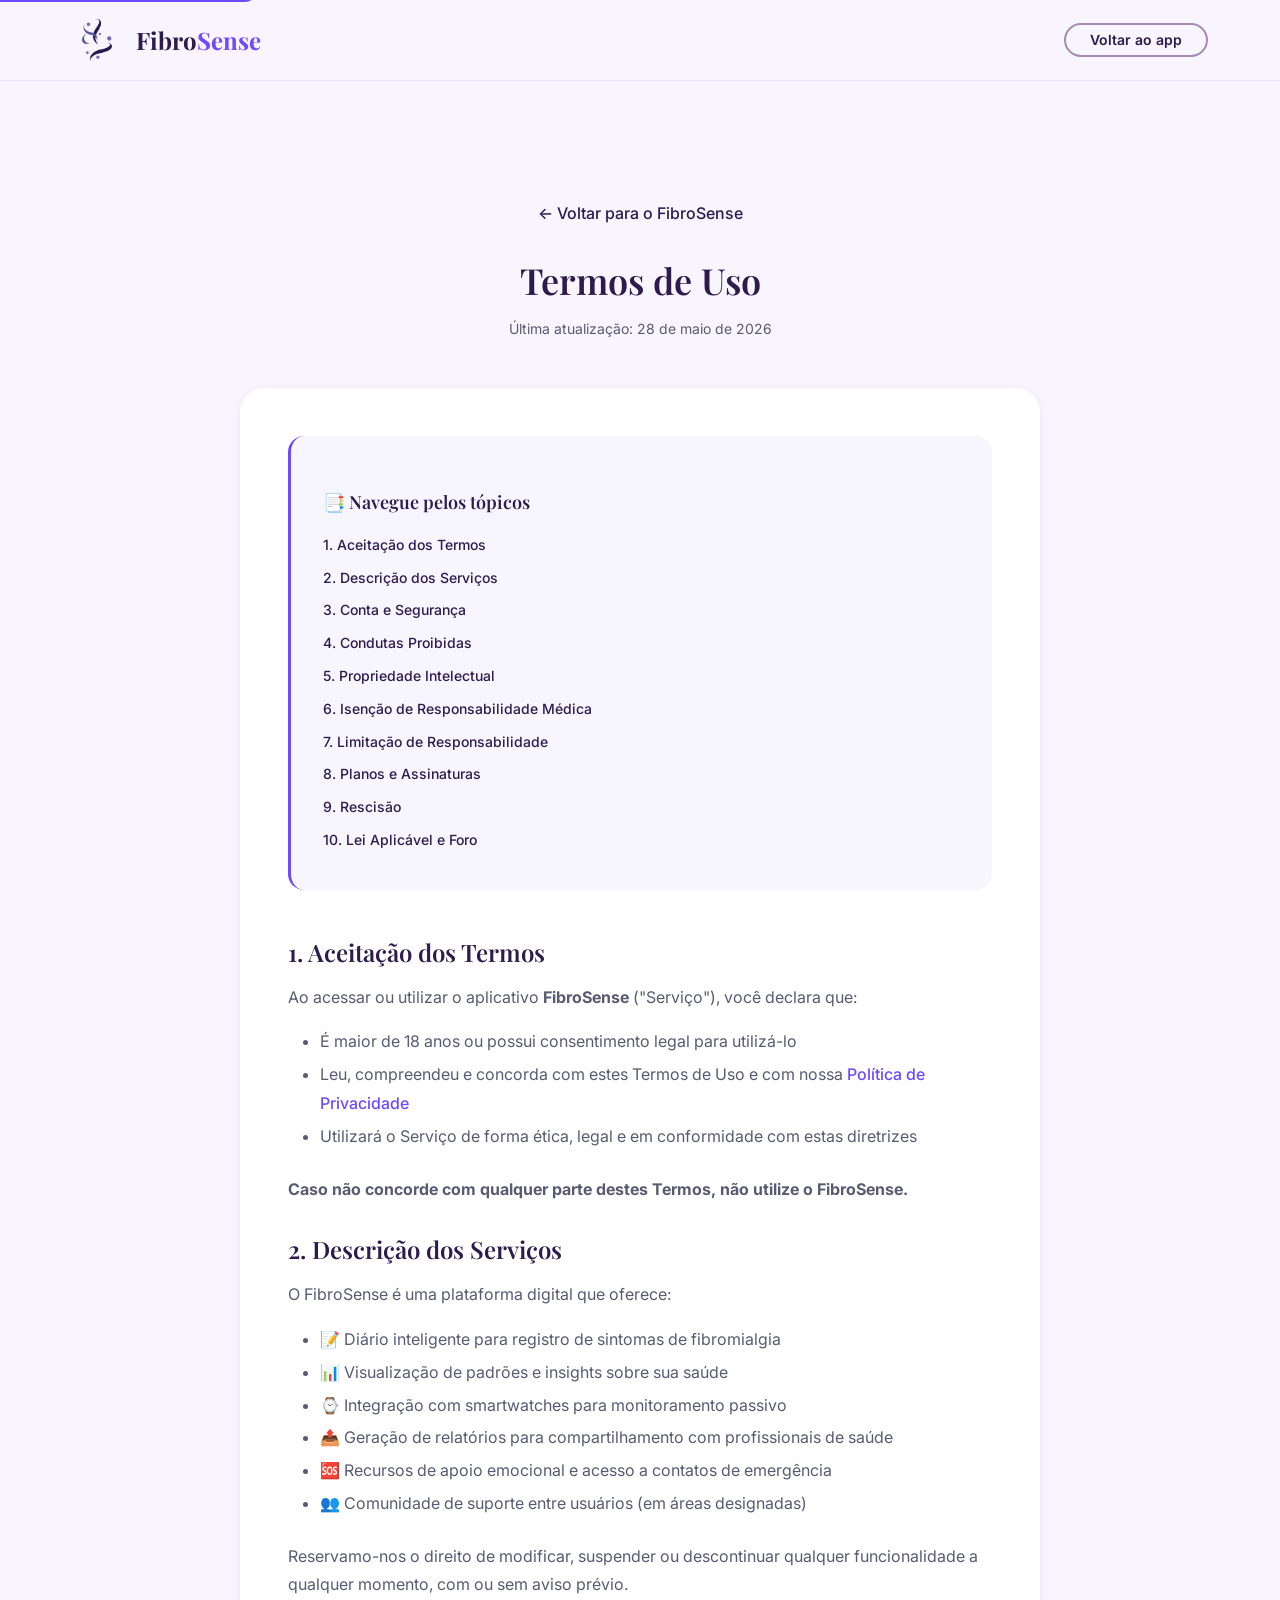
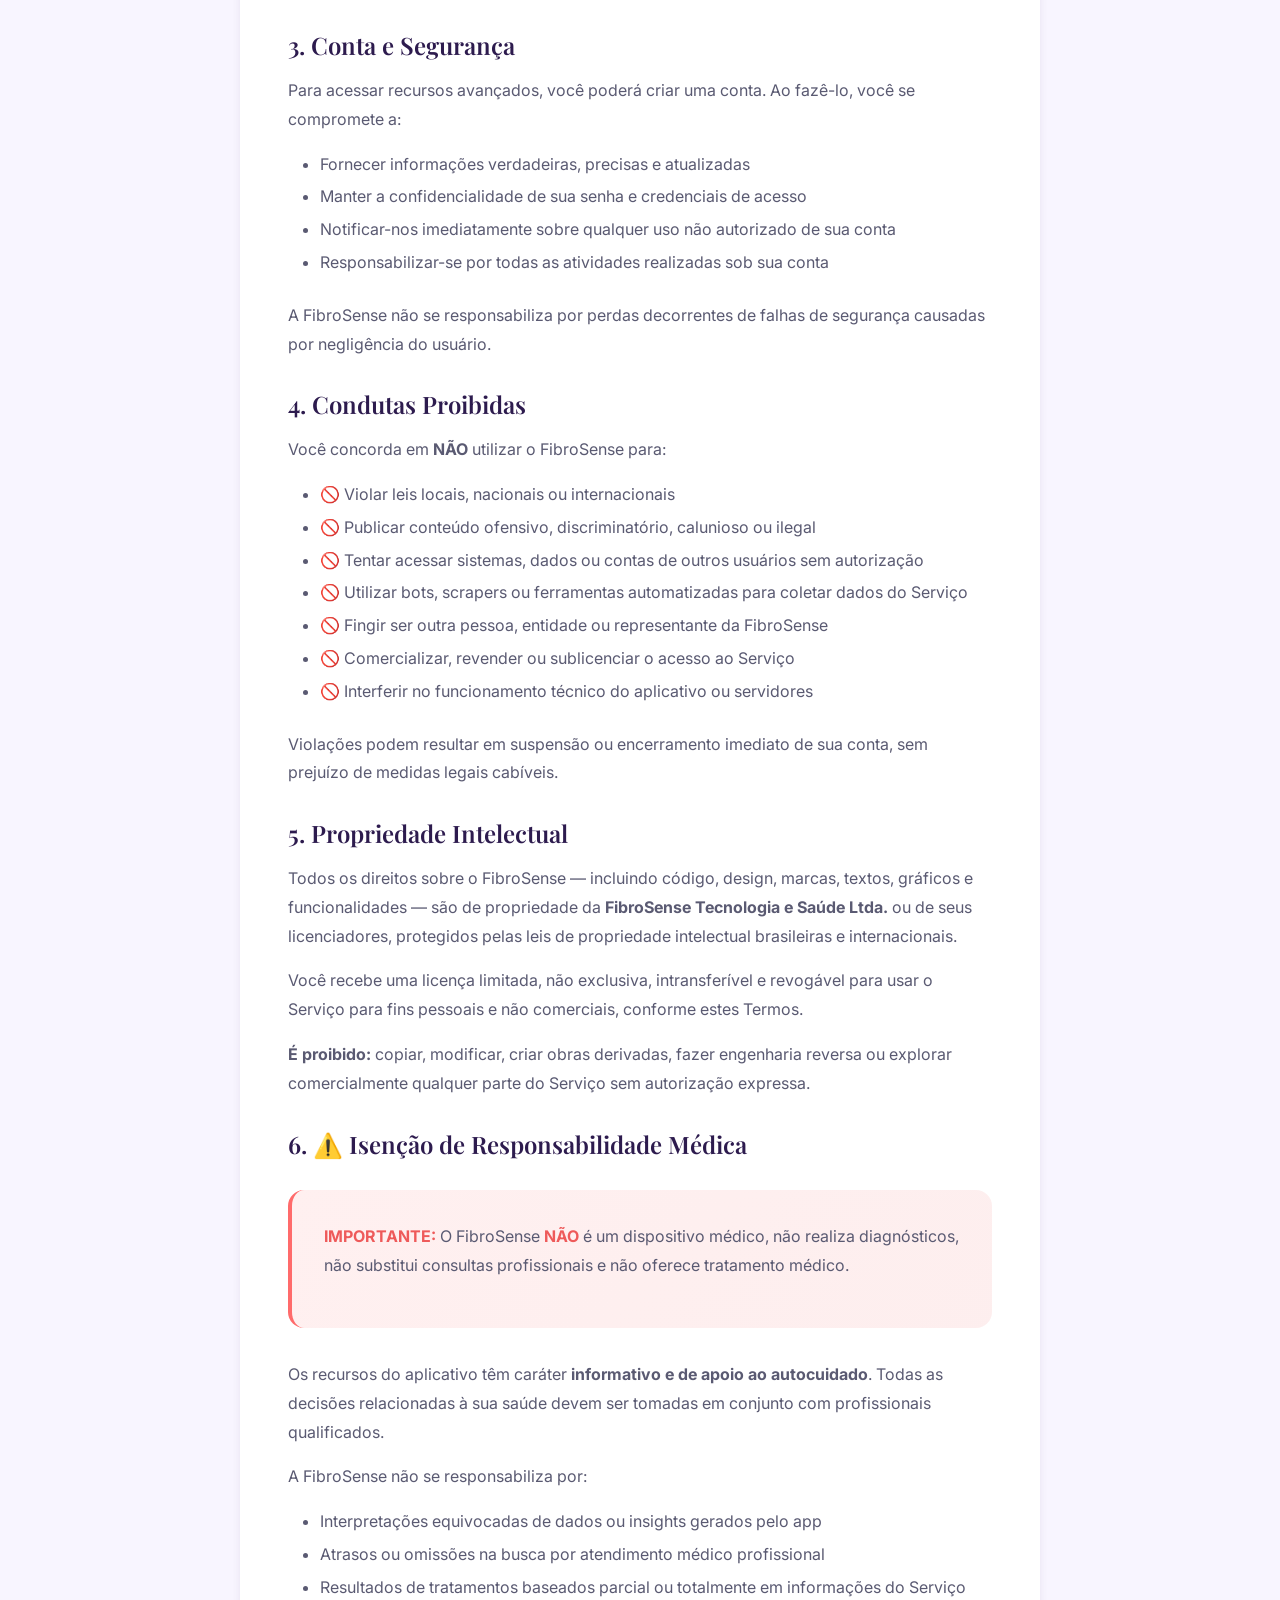
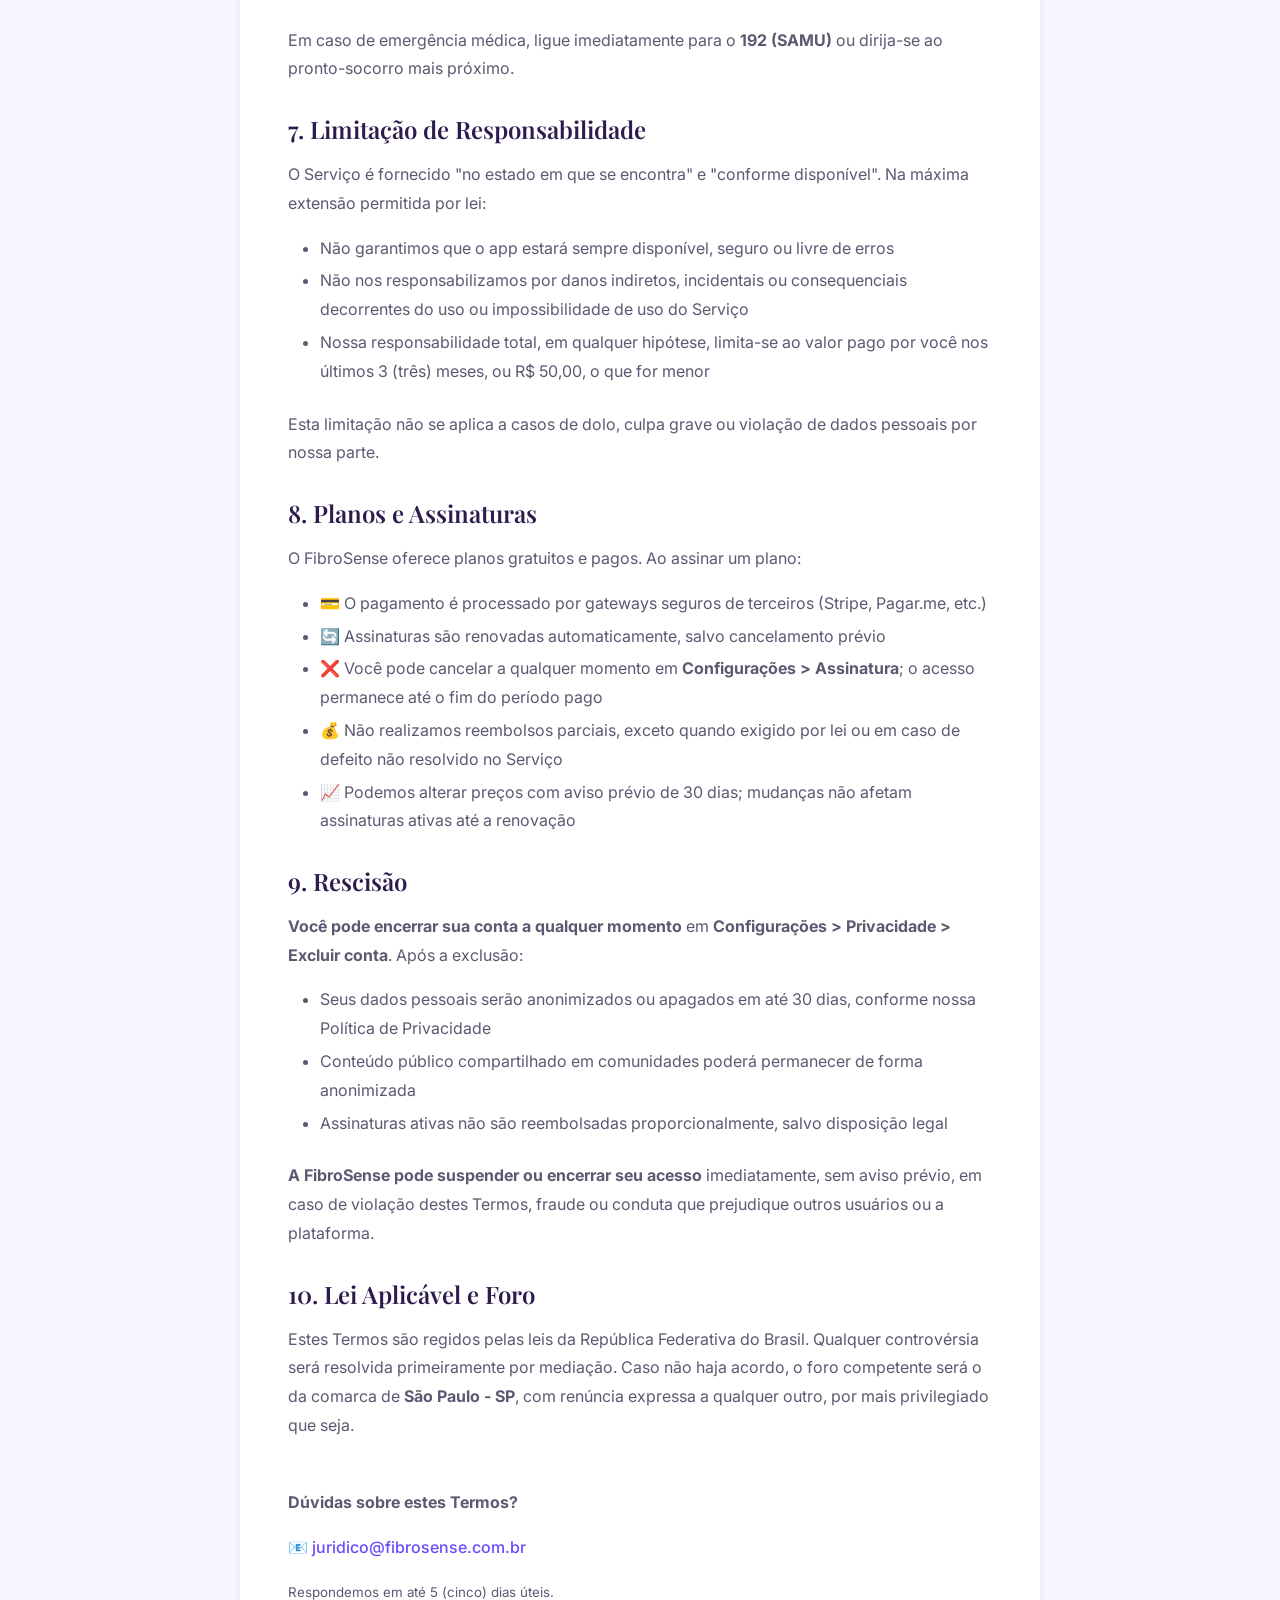
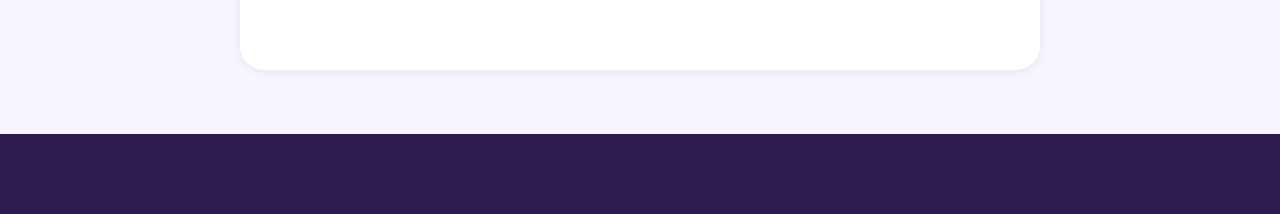
<file: termos.html>
<!DOCTYPE html>
<html lang="pt-BR">
<head>
    <meta charset="UTF-8">
    <meta name="viewport" content="width=device-width, initial-scale=1.0">
    <meta name="description" content="Termos de Uso do FibroSense - Condições para utilização do aplicativo e serviços.">
    <link rel="icon" type="image/png" sizes="16x16" href="./assets/icons/favicon-16x16.png">
    <title>Termos de Uso | FibroSense</title>
    
    <!-- Performance: Preconnect e DNS-prefetch -->
    <link rel="preconnect" href="https://fonts.googleapis.com">
    <link rel="preconnect" href="https://fonts.gstatic.com" crossorigin>
    <link rel="dns-prefetch" href="./assets">
    <link href="https://fonts.googleapis.com/css2?family=Inter:wght@300;400;500;600;700&family=Playfair+Display:ital,wght@0,400;0,600;1,400&display=swap" rel="stylesheet">
    
    <!-- Critical CSS inline para FCP rápido -->
    <style>
        .header,.btn,.logo{display:block}
        .btn-primary{background:#6D4AFF;color:#fff;padding:16px 32px;border-radius:9999px}
        .skip-link{position:absolute;top:-40px;left:0;background:#6D4AFF;color:#fff;padding:4px 8px;z-index:2000}
        .skip-link:focus{top:0;outline:3px solid #fff;outline-offset:-3px}
    </style>
    
    <!-- CSS Externo -->
    <link rel="stylesheet" href="css/styles.css">
    
    <!-- CSS Específico para páginas de conteúdo -->
    <style>
        .legal-page { padding-top: 120px; padding-bottom: var(--space-xxl); background: var(--bg-main); }
        .legal-header { text-align: center; max-width: 800px; margin: 0 auto var(--space-xl); }
        .legal-header h1 { font-size: var(--text-4xl); margin-bottom: var(--space-sm); }
        .legal-header .last-update { color: var(--text-secondary); font-size: var(--text-sm); }
        .legal-content { 
            max-width: 800px; 
            margin: 0 auto; 
            background: var(--bg-surface); 
            padding: var(--space-xl); 
            border-radius: var(--radius-lg); 
            box-shadow: var(--shadow-sm);
            line-height: 1.8;
        }
        .legal-content h2 { font-size: var(--text-2xl); margin: var(--space-lg) 0 var(--space-sm); color: var(--text-primary); }
        .legal-content h3 { font-size: var(--text-xl); margin: var(--space-md) 0 var(--space-xs); color: var(--text-primary); }
        .legal-content p { margin-bottom: var(--space-sm); color: var(--text-secondary); }
        .legal-content ul { margin: var(--space-sm) 0 var(--space-md) var(--space-lg); color: var(--text-secondary); }
        .legal-content li { margin-bottom: var(--space-xxs); }
        .legal-content a { color: var(--color-primary); font-weight: 500; }
        .legal-content a:hover { text-decoration: underline; }
        .toc { 
            background: rgba(109, 74, 255, 0.05); 
            padding: var(--space-lg); 
            border-radius: var(--radius-md); 
            margin-bottom: var(--space-xl);
            border-left: 3px solid var(--color-primary);
        }
        .toc h3 { font-size: var(--text-lg); margin-bottom: var(--space-sm); }
        .toc ul { list-style: none; margin: 0; padding: 0; }
        .toc li { margin-bottom: var(--space-xxs); }
        .toc a { color: var(--text-primary); font-size: var(--text-sm); text-decoration: none; }
        .toc a:hover { color: var(--color-primary); }
        .alert-box {
            background: linear-gradient(135deg, rgba(255,107,107,0.1), rgba(238,90,90,0.1));
            border-left: 4px solid #FF6B6B;
            padding: var(--space-lg);
            border-radius: var(--radius-md);
            margin: var(--space-lg) 0;
        }
        .alert-box strong { color: #EE5A5A; }
        .back-link { 
            display: inline-flex; 
            align-items: center; 
            gap: var(--space-xxs); 
            margin-bottom: var(--space-lg); 
            color: var(--text-primary); 
            font-weight: 500; 
            text-decoration: none;
        }
        .back-link:hover { color: var(--color-primary); }
        .back-link::before { content: '←'; }
        
        @media (max-width: 768px) {
            .legal-page { padding-top: 100px; }
            .legal-content { padding: var(--space-lg); margin: 0 var(--space-md); }
            .legal-header h1 { font-size: var(--text-3xl); }
        }
    </style>
</head>
<body>
    <!-- Skip Link para acessibilidade -->
    <a href="#main-content" class="skip-link">Pular para conteúdo principal</a>

    <!-- Header Simplificado para páginas legais -->
    <header class="header" id="header">
        <div class="container nav-container">
            <a href="index.html" class="logo" aria-label="FibroSense - Página inicial">
                <img src="./assets/logo_fibrosense.png" alt="FibroSense Logo" class="logo-img">
                <span class="logo-text">Fibro<span>Sense</span></span>
            </a>
            <nav>
                <a href="index.html" class="btn btn-secondary btn-sm">Voltar ao app</a>
            </nav>
        </div>
    </header>

    <main id="main-content" class="legal-page">
        <article class="container">
            <header class="legal-header">
                <a href="index.html" class="back-link">Voltar para o FibroSense</a>
                <h1>Termos de Uso</h1>
                <p class="last-update">Última atualização: 28 de maio de 2026</p>
            </header>

            <div class="legal-content">
                <!-- Índice -->
                <nav class="toc" aria-label="Índice dos termos de uso">
                    <h3>📑 Navegue pelos tópicos</h3>
                    <ul>
                        <li><a href="#aceitacao">1. Aceitação dos Termos</a></li>
                        <li><a href="#servicos">2. Descrição dos Serviços</a></li>
                        <li><a href="#conta">3. Conta e Segurança</a></li>
                        <li><a href="#condutas">4. Condutas Proibidas</a></li>
                        <li><a href="#propriedade">5. Propriedade Intelectual</a></li>
                        <li><a href="#isencao">6. Isenção de Responsabilidade Médica</a></li>
                        <li><a href="#limitacao">7. Limitação de Responsabilidade</a></li>
                        <li><a href="#assinaturas">8. Planos e Assinaturas</a></li>
                        <li><a href="#rescisao">9. Rescisão</a></li>
                        <li><a href="#lei">10. Lei Aplicável e Foro</a></li>
                    </ul>
                </nav>

                <!-- Conteúdo -->
                <section id="aceitacao">
                    <h2>1. Aceitação dos Termos</h2>
                    <p>Ao acessar ou utilizar o aplicativo <strong>FibroSense</strong> ("Serviço"), você declara que:</p>
                    <ul>
                        <li>É maior de 18 anos ou possui consentimento legal para utilizá-lo</li>
                        <li>Leu, compreendeu e concorda com estes Termos de Uso e com nossa <a href="privacidade.html">Política de Privacidade</a></li>
                        <li>Utilizará o Serviço de forma ética, legal e em conformidade com estas diretrizes</li>
                    </ul>
                    <p><strong>Caso não concorde com qualquer parte destes Termos, não utilize o FibroSense.</strong></p>
                </section>

                <section id="servicos">
                    <h2>2. Descrição dos Serviços</h2>
                    <p>O FibroSense é uma plataforma digital que oferece:</p>
                    <ul>
                        <li>📝 Diário inteligente para registro de sintomas de fibromialgia</li>
                        <li>📊 Visualização de padrões e insights sobre sua saúde</li>
                        <li>⌚ Integração com smartwatches para monitoramento passivo</li>
                        <li>📤 Geração de relatórios para compartilhamento com profissionais de saúde</li>
                        <li>🆘 Recursos de apoio emocional e acesso a contatos de emergência</li>
                        <li>👥 Comunidade de suporte entre usuários (em áreas designadas)</li>
                    </ul>
                    <p>Reservamo-nos o direito de modificar, suspender ou descontinuar qualquer funcionalidade a qualquer momento, com ou sem aviso prévio.</p>
                </section>

                <section id="conta">
                    <h2>3. Conta e Segurança</h2>
                    <p>Para acessar recursos avançados, você poderá criar uma conta. Ao fazê-lo, você se compromete a:</p>
                    <ul>
                        <li>Fornecer informações verdadeiras, precisas e atualizadas</li>
                        <li>Manter a confidencialidade de sua senha e credenciais de acesso</li>
                        <li>Notificar-nos imediatamente sobre qualquer uso não autorizado de sua conta</li>
                        <li>Responsabilizar-se por todas as atividades realizadas sob sua conta</li>
                    </ul>
                    <p>A FibroSense não se responsabiliza por perdas decorrentes de falhas de segurança causadas por negligência do usuário.</p>
                </section>

                <section id="condutas">
                    <h2>4. Condutas Proibidas</h2>
                    <p>Você concorda em <strong>NÃO</strong> utilizar o FibroSense para:</p>
                    <ul>
                        <li>🚫 Violar leis locais, nacionais ou internacionais</li>
                        <li>🚫 Publicar conteúdo ofensivo, discriminatório, calunioso ou ilegal</li>
                        <li>🚫 Tentar acessar sistemas, dados ou contas de outros usuários sem autorização</li>
                        <li>🚫 Utilizar bots, scrapers ou ferramentas automatizadas para coletar dados do Serviço</li>
                        <li>🚫 Fingir ser outra pessoa, entidade ou representante da FibroSense</li>
                        <li>🚫 Comercializar, revender ou sublicenciar o acesso ao Serviço</li>
                        <li>🚫 Interferir no funcionamento técnico do aplicativo ou servidores</li>
                    </ul>
                    <p>Violações podem resultar em suspensão ou encerramento imediato de sua conta, sem prejuízo de medidas legais cabíveis.</p>
                </section>

                <section id="propriedade">
                    <h2>5. Propriedade Intelectual</h2>
                    <p>Todos os direitos sobre o FibroSense — incluindo código, design, marcas, textos, gráficos e funcionalidades — são de propriedade da <strong>FibroSense Tecnologia e Saúde Ltda.</strong> ou de seus licenciadores, protegidos pelas leis de propriedade intelectual brasileiras e internacionais.</p>
                    <p>Você recebe uma licença limitada, não exclusiva, intransferível e revogável para usar o Serviço para fins pessoais e não comerciais, conforme estes Termos.</p>
                    <p><strong>É proibido:</strong> copiar, modificar, criar obras derivadas, fazer engenharia reversa ou explorar comercialmente qualquer parte do Serviço sem autorização expressa.</p>
                </section>

                <section id="isencao">
                    <h2>6. ⚠️ Isenção de Responsabilidade Médica</h2>
                    <div class="alert-box">
                        <p><strong>IMPORTANTE:</strong> O FibroSense <strong>NÃO</strong> é um dispositivo médico, não realiza diagnósticos, não substitui consultas profissionais e não oferece tratamento médico.</p>
                    </div>
                    <p>Os recursos do aplicativo têm caráter <strong>informativo e de apoio ao autocuidado</strong>. Todas as decisões relacionadas à sua saúde devem ser tomadas em conjunto com profissionais qualificados.</p>
                    <p>A FibroSense não se responsabiliza por:</p>
                    <ul>
                        <li>Interpretações equivocadas de dados ou insights gerados pelo app</li>
                        <li>Atrasos ou omissões na busca por atendimento médico profissional</li>
                        <li>Resultados de tratamentos baseados parcial ou totalmente em informações do Serviço</li>
                    </ul>
                    <p>Em caso de emergência médica, ligue imediatamente para o <strong>192 (SAMU)</strong> ou dirija-se ao pronto-socorro mais próximo.</p>
                </section>

                <section id="limitacao">
                    <h2>7. Limitação de Responsabilidade</h2>
                    <p>O Serviço é fornecido "no estado em que se encontra" e "conforme disponível". Na máxima extensão permitida por lei:</p>
                    <ul>
                        <li>Não garantimos que o app estará sempre disponível, seguro ou livre de erros</li>
                        <li>Não nos responsabilizamos por danos indiretos, incidentais ou consequenciais decorrentes do uso ou impossibilidade de uso do Serviço</li>
                        <li>Nossa responsabilidade total, em qualquer hipótese, limita-se ao valor pago por você nos últimos 3 (três) meses, ou R$ 50,00, o que for menor</li>
                    </ul>
                    <p>Esta limitação não se aplica a casos de dolo, culpa grave ou violação de dados pessoais por nossa parte.</p>
                </section>

                <section id="assinaturas">
                    <h2>8. Planos e Assinaturas</h2>
                    <p>O FibroSense oferece planos gratuitos e pagos. Ao assinar um plano:</p>
                    <ul>
                        <li>💳 O pagamento é processado por gateways seguros de terceiros (Stripe, Pagar.me, etc.)</li>
                        <li>🔄 Assinaturas são renovadas automaticamente, salvo cancelamento prévio</li>
                        <li>❌ Você pode cancelar a qualquer momento em <strong>Configurações &gt; Assinatura</strong>; o acesso permanece até o fim do período pago</li>
                        <li>💰 Não realizamos reembolsos parciais, exceto quando exigido por lei ou em caso de defeito não resolvido no Serviço</li>
                        <li>📈 Podemos alterar preços com aviso prévio de 30 dias; mudanças não afetam assinaturas ativas até a renovação</li>
                    </ul>
                </section>

                <section id="rescisao">
                    <h2>9. Rescisão</h2>
                    <p><strong>Você pode encerrar sua conta a qualquer momento</strong> em <strong>Configurações &gt; Privacidade &gt; Excluir conta</strong>. Após a exclusão:</p>
                    <ul>
                        <li>Seus dados pessoais serão anonimizados ou apagados em até 30 dias, conforme nossa Política de Privacidade</li>
                        <li>Conteúdo público compartilhado em comunidades poderá permanecer de forma anonimizada</li>
                        <li>Assinaturas ativas não são reembolsadas proporcionalmente, salvo disposição legal</li>
                    </ul>
                    <p><strong>A FibroSense pode suspender ou encerrar seu acesso</strong> imediatamente, sem aviso prévio, em caso de violação destes Termos, fraude ou conduta que prejudique outros usuários ou a plataforma.</p>
                </section>

                <section id="lei">
                    <h2>10. Lei Aplicável e Foro</h2>
                    <p>Estes Termos são regidos pelas leis da República Federativa do Brasil. Qualquer controvérsia será resolvida primeiramente por mediação. Caso não haja acordo, o foro competente será o da comarca de <strong>São Paulo - SP</strong>, com renúncia expressa a qualquer outro, por mais privilegiado que seja.</p>
                </section>

                <!-- Contato -->
                <div class="contact-box" style="margin-top: var(--space-xl);">
                    <p><strong>Dúvidas sobre estes Termos?</strong></p>
                    <p>📧 <a href="mailto:juridico@fibrosense.com.br">juridico@fibrosense.com.br</a></p>
                    <p><small>Respondemos em até 5 (cinco) dias úteis.</small></p>
                </div>
            </div>
        </article>
    </main>

    <!-- Footer Simplificado -->
    <footer class="footer" role="contentinfo">
        <div class="
</file>
<file: css/styles.css>
:root {
    --color-primary: #6D4AFF;
    --color-primary-dark: #5A3AD9;
    --color-secondary: #A68DB8;
    --color-secondary-light: #D4C5E0;
    --bg-main: #F8F5FF;
    --bg-surface: #FFFFFF;
    --bg-gradient: linear-gradient(135deg, #F8F5FF 0%, #F0E9FF 50%, #E8E0F5 100%);
    --text-primary: #2D1B4E;
    --text-secondary: #5A5A72;
    --text-light: #9A8FA8;
    --text-inverse: #FFFFFF;
    --space-xxs: 4px;
    --space-xs: 8px;
    --space-sm: 16px;
    --space-md: 24px;
    --space-lg: 32px;
    --space-xl: 48px;
    --space-xxl: 64px;
    --space-xxxl: 96px;
    --radius-sm: 12px;
    --radius-md: 16px;
    --radius-lg: 24px;
    --radius-xl: 32px;
    --radius-full: 9999px;
    --shadow-sm: 0 2px 8px rgba(45, 27, 78, 0.08);
    --shadow-md: 0 4px 20px rgba(45, 27, 78, 0.12);
    --shadow-lg: 0 8px 40px rgba(45, 27, 78, 0.16);
    --shadow-soft: 0 12px 60px rgba(109, 74, 255, 0.15);
    --transition-fast: 150ms ease;
    --transition-normal: 300ms ease;
    --transition-slow: 500ms ease;
    --font-base: 'Inter', -apple-system, BlinkMacSystemFont, sans-serif;
    --font-display: 'Playfair Display', Georgia, serif;
    --text-xs: 0.75rem;
    --text-sm: 0.875rem;
    --text-base: 1rem;
    --text-lg: 1.125rem;
    --text-xl: 1.25rem;
    --text-2xl: 1.5rem;
    --text-3xl: 1.875rem;
    --text-4xl: 2.25rem;
    --text-5xl: 3rem;
    --text-6xl: 3.75rem;
}

/* Skip Link para acessibilidade */
.skip-link {
    position: absolute;
    top: -40px;
    left: 0;
    background: var(--color-primary);
    color: var(--text-inverse);
    padding: var(--space-xs) var(--space-sm);
    z-index: 2000;
    transition: top var(--transition-fast);
    font-weight: 600;
    border-radius: 0 0 var(--radius-sm) 0;
}
.skip-link:focus {
    top: 0;
    outline: 3px solid var(--text-inverse);
    outline-offset: -3px;
}

*, *::before, *::after { margin: 0; padding: 0; box-sizing: border-box; }
html { scroll-behavior: smooth; -webkit-text-size-adjust: 100%; scroll-padding-top: 80px; }
body {
    font-family: var(--font-base);
    font-size: var(--text-base);
    line-height: 1.6;
    color: var(--text-primary);
    background: var(--bg-main);
    overflow-x: hidden;
    -webkit-font-smoothing: antialiased;
    -moz-osx-font-smoothing: grayscale;
}
h1, h2, h3, h4, h5, h6 {
    font-family: var(--font-display);
    font-weight: 600;
    line-height: 1.2;
    color: var(--text-primary);
    margin-bottom: var(--space-sm);
}
h1 { font-size: var(--text-5xl); }
h2 { font-size: var(--text-4xl); }
h3 { font-size: var(--text-2xl); }
h4 { font-size: var(--text-xl); }
p { color: var(--text-secondary); margin-bottom: var(--space-sm); }
a { color: var(--color-primary); text-decoration: none; transition: color var(--transition-fast); }
a:hover { color: var(--color-primary-dark); }
img { max-width: 100%; height: auto; display: block; }

.container { width: 100%; max-width: 1200px; margin: 0 auto; padding: 0 var(--space-lg); }
.section { padding: var(--space-xxl) 0; }
.section-header { text-align: center; max-width: 680px; margin: 0 auto var(--space-xl); }
.section-header h2 { margin-bottom: var(--space-sm); }
.section-header p { font-size: var(--text-lg); color: var(--text-secondary); }

.badge {
    display: inline-flex;
    align-items: center;
    gap: var(--space-xxs);
    padding: var(--space-xxs) var(--space-sm);
    background: rgba(109, 74, 255, 0.12);
    color: var(--color-primary);
    border-radius: var(--radius-full);
    font-size: var(--text-sm);
    font-weight: 600;
    margin-bottom: var(--space-md);
}

.btn {
    display: inline-flex;
    align-items: center;
    justify-content: center;
    gap: var(--space-xs);
    padding: var(--space-sm) var(--space-lg);
    border-radius: var(--radius-full);
    font-weight: 600;
    font-size: var(--text-base);
    cursor: pointer;
    transition: all var(--transition-normal);
    border: 2px solid transparent;
    text-decoration: none;
    white-space: nowrap;
}
.btn:focus-visible { outline: 3px solid var(--color-primary); outline-offset: 2px; }
.btn-primary { background: var(--color-primary); color: var(--text-inverse); box-shadow: var(--shadow-md); }
.btn-primary:hover { background: var(--color-primary-dark); transform: translateY(-2px); box-shadow: var(--shadow-lg); color: white; }
.btn-primary:active { transform: translateY(0); }
.btn-secondary { background: transparent; border-color: var(--color-secondary); color: var(--text-primary); }
.btn-secondary:hover { background: var(--color-secondary); color: var(--text-inverse); }
.btn-ghost { background: transparent; color: var(--text-primary); padding: var(--space-xs) var(--space-sm); }
.btn-ghost:hover { background: rgba(109, 74, 255, 0.08); }
.btn-sm { padding: var(--space-xxs) var(--space-md); font-size: var(--text-sm); }
.btn-full { width: 100%; }
.btn-lg { padding: var(--space-md) var(--space-xl); font-size: var(--text-lg); }

/* Botão de Emergência com destaque visual */
.btn-emergency {
    background: linear-gradient(135deg, #FF6B6B, #EE5A5A);
    color: var(--text-inverse);
    box-shadow: 0 4px 20px rgba(238, 90, 90, 0.4);
    animation: subtlePulse 3s ease-in-out infinite;
    border: none;
}
.btn-emergency:hover {
    background: linear-gradient(135deg, #EE5A5A, #DD4A4A);
    transform: translateY(-2px);
    box-shadow: 0 6px 28px rgba(238, 90, 90, 0.6);
    color: white;
}
@keyframes subtlePulse {
    0%, 100% { box-shadow: 0 4px 20px rgba(238, 90, 90, 0.4); }
    50% { box-shadow: 0 6px 28px rgba(238, 90, 90, 0.6); }
}
.pulse-icon {
    display: inline-flex;
    animation: pulseIcon 2s ease-in-out infinite;
}
@keyframes pulseIcon {
    0%, 100% { transform: scale(1); }
    50% { transform: scale(1.1); }
}

.card {
    background: var(--bg-surface);
    border-radius: var(--radius-lg);
    padding: var(--space-lg);
    box-shadow: var(--shadow-sm);
    transition: transform var(--transition-normal), box-shadow var(--transition-normal);
}
.card:hover { transform: translateY(-4px); box-shadow: var(--shadow-md); }
.card-featured {
    border: 2px solid var(--color-primary);
    box-shadow: var(--shadow-soft);
    position: relative;
}
.card-featured::before {
    content: "Mais popular";
    position: absolute;
    top: -12px;
    left: 50%;
    transform: translateX(-50%);
    background: var(--color-primary);
    color: white;
    padding: 4px 16px;
    border-radius: var(--radius-full);
    font-size: var(--text-xs);
    font-weight: 600;
}

.list-check { list-style: none; display: flex; flex-direction: column; gap: var(--space-xs); }
.list-check li { display: flex; align-items: flex-start; gap: var(--space-sm); color: var(--text-secondary); font-size: var(--text-base); }
.list-check li::before { content: "✓"; color: var(--color-primary); font-weight: 700; flex-shrink: 0; margin-top: 2px; }

.grid { display: grid; gap: var(--space-lg); }
.grid-2 { grid-template-columns: repeat(2, 1fr); }
.grid-3 { grid-template-columns: repeat(3, 1fr); }
@media (max-width: 768px) { .grid-2, .grid-3 { grid-template-columns: 1fr; } }

/* HEADER */
.header {
    position: sticky; top: 0; z-index: 1000;
    background: rgba(248, 245, 255, 0.95);
    backdrop-filter: blur(12px);
    border-bottom: 1px solid rgba(109, 74, 255, 0.1);
    padding: var(--space-sm) 0;
    transition: box-shadow var(--transition-normal);
}
.header.scrolled { box-shadow: var(--shadow-sm); }
.nav-container { display: flex; align-items: center; justify-content: space-between; gap: var(--space-md); }

/* LOGO COM IMAGEM */
.logo {
    font-family: var(--font-display);
    font-weight: 700;
    font-size: var(--text-2xl);
    color: var(--text-primary);
    display: flex;
    align-items: center;
    gap: var(--space-sm);
    text-decoration: none;
}
.logo-img {
    width: 48px;
    height: 48px;
    object-fit: contain;
    border-radius: var(--radius-md);
    display: block;
}
.logo-text { display: flex; align-items: center; }
.logo-text span { color: var(--color-primary); }

.nav-links { display: flex; align-items: center; gap: var(--space-lg); list-style: none; }
.nav-links a { font-weight: 500; color: var(--text-primary); position: relative; padding: var(--space-xs) 0; }
.nav-links a::after {
    content: ''; position: absolute; bottom: 0; left: 0;
    width: 0; height: 2px; background: var(--color-primary);
    transition: width var(--transition-normal); border-radius: var(--radius-full);
}
.nav-links a:hover::after { width: 100%; }
.nav-actions { display: flex; align-items: center; gap: var(--space-sm); }
.menu-toggle { display: none; flex-direction: column; gap: 5px; padding: var(--space-xs); background: transparent; border: none; cursor: pointer; z-index: 1001; }
.menu-toggle span { width: 24px; height: 2px; background: var(--text-primary); border-radius: 2px; transition: all var(--transition-fast); }

/* HERO */
.hero {
    padding: 100px 0 var(--space-xl);
    background: var(--bg-gradient);
    position: relative; 
    overflow: hidden;
    min-height: 90vh;
    display: flex;
    align-items: center;
}
.hero::before {
    content: ''; position: absolute; top: -50%; right: -20%;
    width: 600px; height: 600px;
    background: radial-gradient(circle, rgba(109, 74, 255, 0.15) 0%, transparent 70%);
    border-radius: 50%; pointer-events: none;
}
.hero-grid { 
    display: grid; 
    grid-template-columns: 1fr 1fr; 
    gap: var(--space-xl); 
    align-items: center; 
    width: 100%;
}
.hero-content {
    animation: fadeInUp 0.6s ease-out;
    margin-top: -80px;
}
@keyframes fadeInUp { from { opacity: 0; transform: translateY(20px); } to { opacity: 1; transform: translateY(0); } }
.hero h1 { font-size: clamp(var(--text-4xl), 5vw, var(--text-6xl)); margin-bottom: var(--space-md); line-height: 1.1; }
.hero h1 .highlight {
    background: linear-gradient(135deg, var(--color-primary), var(--color-secondary));
    -webkit-background-clip: text; -webkit-text-fill-color: transparent; background-clip: text;
    font-style: italic; position: relative;
}
.hero h1 .highlight::after {
    content: ''; position: absolute; bottom: 4px; left: 0; width: 100%; height: 8px;
    background: linear-gradient(135deg, rgba(109, 74, 255, 0.2), rgba(166, 141, 184, 0.2));
    border-radius: var(--radius-sm); z-index: -1;
}
.hero-lead { font-size: var(--text-lg); color: var(--text-secondary); margin-bottom: var(--space-lg); max-width: 520px; line-height: 1.7; }
.hero-cta { display: flex; gap: var(--space-sm); flex-wrap: wrap; margin-bottom: var(--space-lg); }
.hero-trust { display: flex; align-items: center; gap: var(--space-md); flex-wrap: wrap; }
.trust-badge { display: flex; align-items: center; gap: var(--space-xxs); font-size: var(--text-sm); color: var(--text-secondary); }
.trust-badge strong { color: var(--color-primary); font-weight: 700; }

/* PHONE MOCKUP */
.hero-mockup { 
    display: flex; 
    justify-content: center; 
    align-items: center; 
    position: relative;
    margin-top: -100px;
    margin-bottom: -60px;
    z-index: 2;
}
@keyframes float { 0%, 100% { transform: translateY(0); } 50% { transform: translateY(-12px); } }
.real-mockup {
    width: min(460px, 95vw);
    animation: float 6s ease-in-out infinite;
    filter: drop-shadow(0 40px 80px rgba(109, 74, 255, 0.25));
    position: relative;
}
.real-mockup img {
    width: 100%;
    height: auto;
    object-fit: contain;
    transition: transform 0.4s ease;
    user-select: none;
    pointer-events: none;
}
.real-mockup:hover img {
    transform: translateY(-8px) scale(1.02);
}
.feature-mockup { width: min(340px, 80vw); }
.floating-element {
    position: absolute; border-radius: var(--radius-full);
    background: linear-gradient(135deg, var(--color-primary), var(--color-secondary));
    opacity: 0.1; animation: pulse 4s ease-in-out infinite; pointer-events: none;
}
.floating-element:nth-child(1) { width: 80px; height: 80px; top: 20%; left: 10%; animation-delay: 0s; }
.floating-element:nth-child(2) { width: 120px; height: 120px; bottom: 10%; right: 15%; animation-delay: 2s; }
@keyframes pulse { 0%, 100% { transform: scale(1); opacity: 0.1; } 50% { transform: scale(1.1); opacity: 0.15; } }

/* COMO FUNCIONA */
.how-it-works { 
    background: var(--bg-surface); 
}

.steps-grid { 
    display: grid; 
    grid-template-columns: repeat(3, 1fr); 
    gap: var(--space-lg); 
    position: relative; 
    padding-top: var(--space-lg);
}

.steps-grid::before {
    content: ''; 
    position: absolute; 
    top: 100px;
    left: 10%;
    right: 10%;
    height: 2px; 
    background: linear-gradient(90deg, transparent, var(--color-secondary-light), transparent); 
    z-index: 0;
}

@media (max-width: 768px) { 
    .steps-grid::before { display: none; } 
}

.step-card { 
    text-align: center; 
    padding: var(--space-lg); 
    position: relative; 
    z-index: 1; 
    background: transparent; 
    box-shadow: none; 
    transition: none; 
}
.step-card:hover { transform: none; box-shadow: none; }

.step-number {
    display: flex; 
    align-items: center; 
    justify-content: center;
    width: 72px; 
    height: 72px; 
    margin: 0 auto var(--space-md);
    background: linear-gradient(135deg, var(--color-primary), var(--color-secondary));
    color: white; 
    border-radius: var(--radius-full);
    font-size: var(--text-2xl); 
    font-weight: 700;
    font-family: var(--font-display); 
    box-shadow: var(--shadow-md);
    position: relative;
    z-index: 2;
}

.step-card h3 { 
    font-size: var(--text-xl); 
    margin-bottom: var(--space-xs); 
}

.step-card p { 
    font-size: var(--text-sm); 
    margin: 0; 
}

/* SOCIAL PROOF */
.social-proof { 
    background: linear-gradient(135deg, var(--color-primary), var(--color-secondary)); 
    color: var(--text-inverse); 
    text-align: center; 
    padding: var(--space-xxl) 0;
}
.social-proof .section-header h2, .social-proof .section-header p { color: var(--text-inverse); }
.social-proof .section-header p { opacity: 0.9; }
.proof-stats { 
    display: flex; 
    justify-content: center; 
    gap: var(--space-xxl);
    flex-wrap: wrap; 
    margin-top: var(--space-xxl);
}
.stat-item { text-align: center; margin-bottom: var(--space-lg); }
.stat-number { 
    display: block; 
    font-size: clamp(3rem, 6vw, 4rem);
    font-weight: 800; 
    font-family: var(--font-display); 
    line-height: 1; 
    margin-bottom: var(--space-md);
}
.stat-label { 
    font-size: var(--text-base); 
    opacity: 0.9; 
    max-width: 280px;
    margin: 0 auto; 
    line-height: 1.5;
}

/* MVV */
.mvv-grid { display: grid; grid-template-columns: repeat(3, 1fr); gap: var(--space-lg); }
.mvv-card { text-align: center; padding: var(--space-lg); }
.mvv-icon {
    display: flex; align-items: center; justify-content: center;
    width: 64px; height: 64px; margin: 0 auto var(--space-md);
    background: linear-gradient(135deg, rgba(109, 74, 255, 0.15), rgba(166, 141, 184, 0.15));
    border-radius: var(--radius-md); font-size: var(--text-2xl); color: var(--color-primary);
}
.mvv-card h3 { font-size: var(--text-xl); margin-bottom: var(--space-xs); }
.mvv-card p { font-size: var(--text-sm); margin: 0; }

/* FEATURES */
.feature-section { background: var(--bg-main); }
.feature-grid {
    display: grid;
    grid-template-columns: 1fr 1fr;
    gap: var(--space-xl);
    align-items: center;
    background: var(--bg-surface);
    border-radius: var(--radius-xl);
    padding: var(--space-xl) var(--space-xl);
    box-shadow: var(--shadow-md);
    margin-bottom: var(--space-xl);
}
.feature-grid:last-child { margin-bottom: 0; }
.feature-grid.reverse { direction: rtl; }
.feature-grid.reverse > * { direction: ltr; }
.feature-content h2 { margin-bottom: var(--space-md); }
.feature-content > p { margin-bottom: var(--space-lg); }
.feature-list { margin-bottom: var(--space-lg); }
.feature-image { display: flex; justify-content: center; }
.feature-image .phone-wrapper { width: min(280px, 80vw); }
.feature-grid:first-of-type .feature-image { justify-content: flex-end; align-items: center; }
.feature-grid:first-of-type .feature-image .phone-wrapper { width: min(300px, 85vw); }
.feature-grid:first-of-type .phone-screen-placeholder { background: linear-gradient(150deg, #F3EFFF 0%, #EDE0FF 100%); }
.feature-grid.reverse .feature-image { justify-content: flex-start; align-items: center; }
.feature-grid.reverse .feature-image .phone-wrapper { width: min(300px, 85vw); }
.feature-grid.reverse .phone-screen-placeholder { background: linear-gradient(160deg, #EDE7F6 0%, #F3E5F5 100%); }
.feature-grid.reverse .phone-screen-placeholder .app-preview { background: white; border: 1px solid rgba(109,74,255,0.12); }
.body-map-visual { display: flex; flex-direction: column; align-items: center; gap: var(--space-xs); width: 100%; }
.body-silhouette { width: 80px; height: 120px; margin-bottom: var(--space-xs); position: relative; }
.body-silhouette svg { width: 100%; height: 100%; }

/* PRICING */
.pricing-grid { display: grid; grid-template-columns: repeat(3, 1fr); gap: var(--space-lg); align-items: start; }
.plan-card { text-align: center; padding: var(--space-xl) var(--space-lg); }
.plan-card.featured { transform: scale(1.05); z-index: 1; }
@media (max-width: 900px) { .plan-card.featured { transform: scale(1); } }
.plan-name { font-size: var(--text-xl); font-weight: 600; margin-bottom: var(--space-xs); color: var(--text-primary); }
.plan-price { display: flex; align-items: baseline; justify-content: center; gap: var(--space-xxs); margin: var(--space-sm) 0; }
.plan-price .amount { font-size: var(--text-4xl); font-weight: 800; color: var(--text-primary); line-height: 1; }
.plan-price .period { color: var(--text-secondary); font-size: var(--text-sm); }
.plan-price .free { font-size: var(--text-3xl); color: var(--color-primary); }

.plan-description {
    font-size: var(--text-sm);
    color: var(--text-secondary);
    margin: var(--space-xs) 0 var(--space-md);
    line-height: 1.5;
}
.plan-guarantee {
    display: block;
    font-size: var(--text-xs);
    color: var(--color-primary);
    font-weight: 600;
    margin-top: var(--space-xxs);
}

.comparison-badge {
    display: inline-flex;
    align-items: center;
    gap: var(--space-xxs);
    padding: var(--space-xxs) var(--space-sm);
    background: rgba(109, 74, 255, 0.12);
    color: var(--color-primary);
    border-radius: var(--radius-full);
    font-size: var(--text-xs);
    font-weight: 600;
    margin-bottom: var(--space-sm);
}

.plan-features { margin: var(--space-lg) 0; text-align: left; }
.plan-features li { padding: var(--space-xxs) 0; font-size: var(--text-sm); }
.plan-features li strong { color: var(--text-primary); }
.plan-cta { margin-top: var(--space-md); }

/* TESTIMONIAL */
.testimonial-section {
    background: linear-gradient(135deg, var(--text-primary), #3D2860);
    color: var(--text-inverse); position: relative; overflow: hidden;
}
.testimonial-section::before {
    content: '"'; position: absolute; top: -40px; left: 50%; transform: translateX(-50%);
    font-family: var(--font-display); font-size: 200px; color: rgba(255,255,255,0.05); line-height: 1; pointer-events: none;
}
.testimonial-section .section-header h2, .testimonial-section .section-header p { color: var(--text-inverse); }
.testimonial-section .section-header p { opacity: 0.9; }
.testimonial-card {
    background: rgba(255,255,255,0.1); backdrop-filter: blur(20px);
    border: 1px solid rgba(255,255,255,0.2); border-radius: var(--radius-xl);
    padding: var(--space-xl); max-width: 720px; margin: 0 auto; text-align: center;
}
.testimonial-quote { font-size: var(--text-xl); font-style: italic; line-height: 1.7; margin: var(--space-lg) 0; color: var(--text-inverse); }
.testimonial-author { display: flex; align-items: center; justify-content: center; gap: var(--space-sm); }
.author-avatar {
    width: 48px; height: 48px; border-radius: var(--radius-full);
    background: linear-gradient(135deg, var(--color-primary), var(--color-secondary));
    display: flex; align-items: center; justify-content: center;
    font-weight: 600; color: white; font-size: var(--text-lg);
}
.author-info strong { display: block; font-weight: 600; }
.author-info span { font-size: var(--text-sm); opacity: 0.8; }

/* PRIVACY */
.privacy-section { background: var(--bg-surface); border-top: 1px solid rgba(109,74,255,0.1); border-bottom: 1px solid rgba(109,74,255,0.1); }
.privacy-card {
    display: flex; align-items: center; gap: var(--space-lg); padding: var(--space-lg);
    background: linear-gradient(135deg, rgba(109,74,255,0.05), rgba(166,141,184,0.05));
    border-radius: var(--radius-lg); border-left: 4px solid var(--color-primary);
}
.privacy-icon { flex-shrink: 0; width: 56px; height: 56px; background: var(--color-primary); border-radius: var(--radius-md); display: flex; align-items: center; justify-content: center; color: white; font-size: var(--text-2xl); }
.privacy-content h3 { font-size: var(--text-xl); margin-bottom: var(--space-xxs); }
.privacy-content p { margin: 0; font-size: var(--text-sm); }
.privacy-content strong { color: var(--color-primary); font-weight: 600; }
.privacy-link { display: inline-flex; align-items: center; gap: var(--space-xxs); margin-top: var(--space-xs); font-size: var(--text-sm); font-weight: 500; }
.privacy-link::after { content: '→'; transition: transform var(--transition-fast); }
.privacy-link:hover::after { transform: translateX(4px); }

/* CTA FINAL */
.cta-final { text-align: center; padding: var(--space-xxl) 0; background: var(--bg-gradient); }
.cta-final h2 { margin-bottom: var(--space-sm); }
.cta-final > p { font-size: var(--text-lg); margin-bottom: var(--space-lg); max-width: 600px; margin-left: auto; margin-right: auto; }
.cta-buttons { display: flex; justify-content: center; gap: var(--space-sm); flex-wrap: wrap; }

/* FOOTER */
.footer { background: var(--text-primary); color: var(--text-light); padding: var(--space-xl) 0 var(--space-lg); }
.footer-grid { display: grid; grid-template-columns: 2fr repeat(3, 1fr); gap: var(--space-lg); margin-bottom: var(--space-xl); }
.footer-brand .logo { color: var(--text-inverse); margin-bottom: var(--space-sm); }
.footer-brand .logo span { color: var(--color-secondary); }
.footer-brand p { font-size: var(--text-sm); opacity: 0.9; margin: 0; }
.footer-column h4 { color: var(--text-inverse); font-size: var(--text-base); margin-bottom: var(--space-md); font-family: var(--font-base); font-weight: 600; }
.footer-column ul { list-style: none; display: flex; flex-direction: column; gap: var(--space-xs); }
.footer-column a { color: var(--text-light); font-size: var(--text-sm); transition: color var(--transition-fast); }
.footer-column a:hover { color: var(--text-inverse); }
.footer-bottom { padding-top: var(--space-lg); border-top: 1px solid rgba(255,255,255,0.1); display: flex; justify-content: space-between; align-items: center; flex-wrap: wrap; gap: var(--space-sm); font-size: var(--text-sm); }
.footer-legal { display: flex; gap: var(--space-md); flex-wrap: wrap; }
.footer-legal a { color: var(--text-light); }
.footer-legal a:hover { color: var(--text-inverse); }

.footer-logo { margin-bottom: var(--space-sm); display: flex; align-items: center; gap: var(--space-sm); }
.footer-logo-img {
    width: 56px; height: 56px; object-fit: contain;
    background: #FFFFFF; border-radius: var(--radius-full);
    padding: 8px; box-shadow: 0 4px 12px rgba(255, 255, 255, 0.1);
}
.footer-brand .logo-text { color: var(--text-inverse); }
.footer-brand .logo-text span { color: var(--color-secondary); }

/* Botão de Emergência Flutuante (Mobile) */
.emergency-cta {
    position: fixed;
    bottom: var(--space-lg);
    right: var(--space-lg);
    z-index: 999;
    display: none;
}
.emergency-cta .btn-emergency {
    padding: var(--space-sm) var(--space-md);
    font-size: var(--text-sm);
    box-shadow: 0 8px 32px rgba(238, 90, 90, 0.5);
}

/* RESPONSIVIDADE */
@media (max-width: 1024px) {
    :root { --space-xxxl: 72px; --space-xxl: 48px; }
    h1 { font-size: var(--text-4xl); }
    h2 { font-size: var(--text-3xl); }
    .hero-grid { grid-template-columns: 1fr; text-align: center; }
    .hero-content { order: 2; }
    .hero-mockup { order: 1; margin-bottom: var(--space-lg); }
    .hero-lead { margin-left: auto; margin-right: auto; }
    .hero-cta, .hero-trust { justify-content: center; }
    .feature-grid { grid-template-columns: 1fr; text-align: center; padding: var(--space-lg); }
    .feature-grid.reverse { direction: ltr; }
    .feature-image { order: -1; margin-bottom: var(--space-lg); justify-content: center !important; }
    .feature-grid:first-of-type .feature-image, .feature-grid.reverse .feature-image { justify-content: center !important; }
    .mvv-grid, .pricing-grid, .steps-grid, .footer-grid { grid-template-columns: 1fr; }
    .steps-grid::before { display: none; }
    .plan-card.featured { transform: scale(1); }
    .privacy-card { flex-direction: column; text-align: center; }
    .footer-bottom { flex-direction: column; text-align: center; }
    .icon-grid-card { max-width: 100%; }
}

@media (max-width: 480px) {
    :root { --space-lg: 20px; --space-xl: 32px; --space-xxl: 40px; --space-xxxl: 56px; }
    .container { padding: 0 var(--space-md); }
    .btn { padding: var(--space-sm) var(--space-md); font-size: var(--text-sm); }
    .nav-links {
        position: fixed; top: 72px; left: 0; right: 0;
        background: var(--bg-surface); flex-direction: column;
        padding: var(--space-lg); gap: var(--space-md); box-shadow: var(--shadow-md);
        transform: translateY(-150%); transition: transform var(--transition-normal); z-index: 999;
    }
    .nav-links.active { transform: translateY(0); }
    .menu-toggle { display: flex; }
    .nav-actions .btn { display: none; }
    .hero h1 { font-size: var(--text-4xl); }
    .phone-wrapper { width: min(280px, 85vw); }
    .phone-frame { transform: rotateY(0) rotateX(0); border-width: 6px; }
    .proof-stats { gap: var(--space-lg); }
    .stat-number { font-size: 2.5rem; }
}

@media (prefers-reduced-motion: reduce) {
    *, *::before, *::after { animation-duration: 0.01ms !important; animation-iteration-count: 1 !important; transition-duration: 0.01ms !important; }
    html { scroll-behavior: auto; }
}

@media (prefers-contrast: high) {
    :root { 
        --shadow-sm: none; --shadow-md: none; --shadow-lg: none;
        --text-secondary: var(--text-primary);
    }
    .card, .phone-frame { border: 2px solid var(--text-primary); }
    .btn-secondary { border-color: var(--text-primary); }
}

a:focus-visible, button:focus-visible, .btn:focus-visible { outline: 3px solid var(--color-primary); outline-offset: 2px; }


/* === COOKIE BANNER === */
.cookie-banner {
    position: fixed;
    bottom: 20px;
    left: 50%;
    transform: translateX(-50%);
    width: calc(100% - 40px);
    max-width: 600px;
    background: var(--text-primary);
    color: var(--text-inverse);
    padding: var(--space-sm) var(--space-lg);
    display: flex;
    align-items: center;
    justify-content: space-between;
    gap: var(--space-md);
    z-index: 2000;
    box-shadow: 0 8px 32px rgba(45, 27, 78, 0.3);
    border-radius: var(--radius-md);
    animation: slideUp 0.4s ease-out;
}

@keyframes slideUp {
    from { 
        opacity: 0;
        transform: translateX(-50%) translateY(100px); 
    }
    to { 
        opacity: 1;
        transform: translateX(-50%) translateY(0); 
    }
}

.cookie-banner.hide {
    animation: slideDown 0.3s ease-out forwards;
}

@keyframes slideDown {
    from { 
        opacity: 1;
        transform: translateX(-50%) translateY(0); 
    }
    to { 
        opacity: 0;
        transform: translateX(-50%) translateY(100px); 
    }
}

.cookie-banner p {
    margin: 0;
    font-size: var(--text-sm);
    color: var(--text-light);
    line-height: 1.5;
}

.cookie-banner a {
    color: var(--color-secondary);
    text-decoration: none;
    font-weight: 500;
}

.cookie-banner a:hover {
    color: var(--color-primary);
    text-decoration: underline;
}

.cookie-banner .btn {
    flex-shrink: 0;
    white-space: nowrap;
}

/* Mobile */
@media (max-width: 768px) {
    .cookie-banner {
        bottom: 0;
        left: 0;
        right: 0;
        transform: none;
        width: 100%;
        flex-direction: column;
        text-align: center;
        padding: var(--space-md);
        gap: var(--space-sm);
        border-radius: 0;
    }
    
    .cookie-banner p {
        font-size: var(--text-xs);
    }
}

@media (max-width: 480px) {
    .cookie-banner {
        padding: var(--space-sm);
    }
}
</file>
